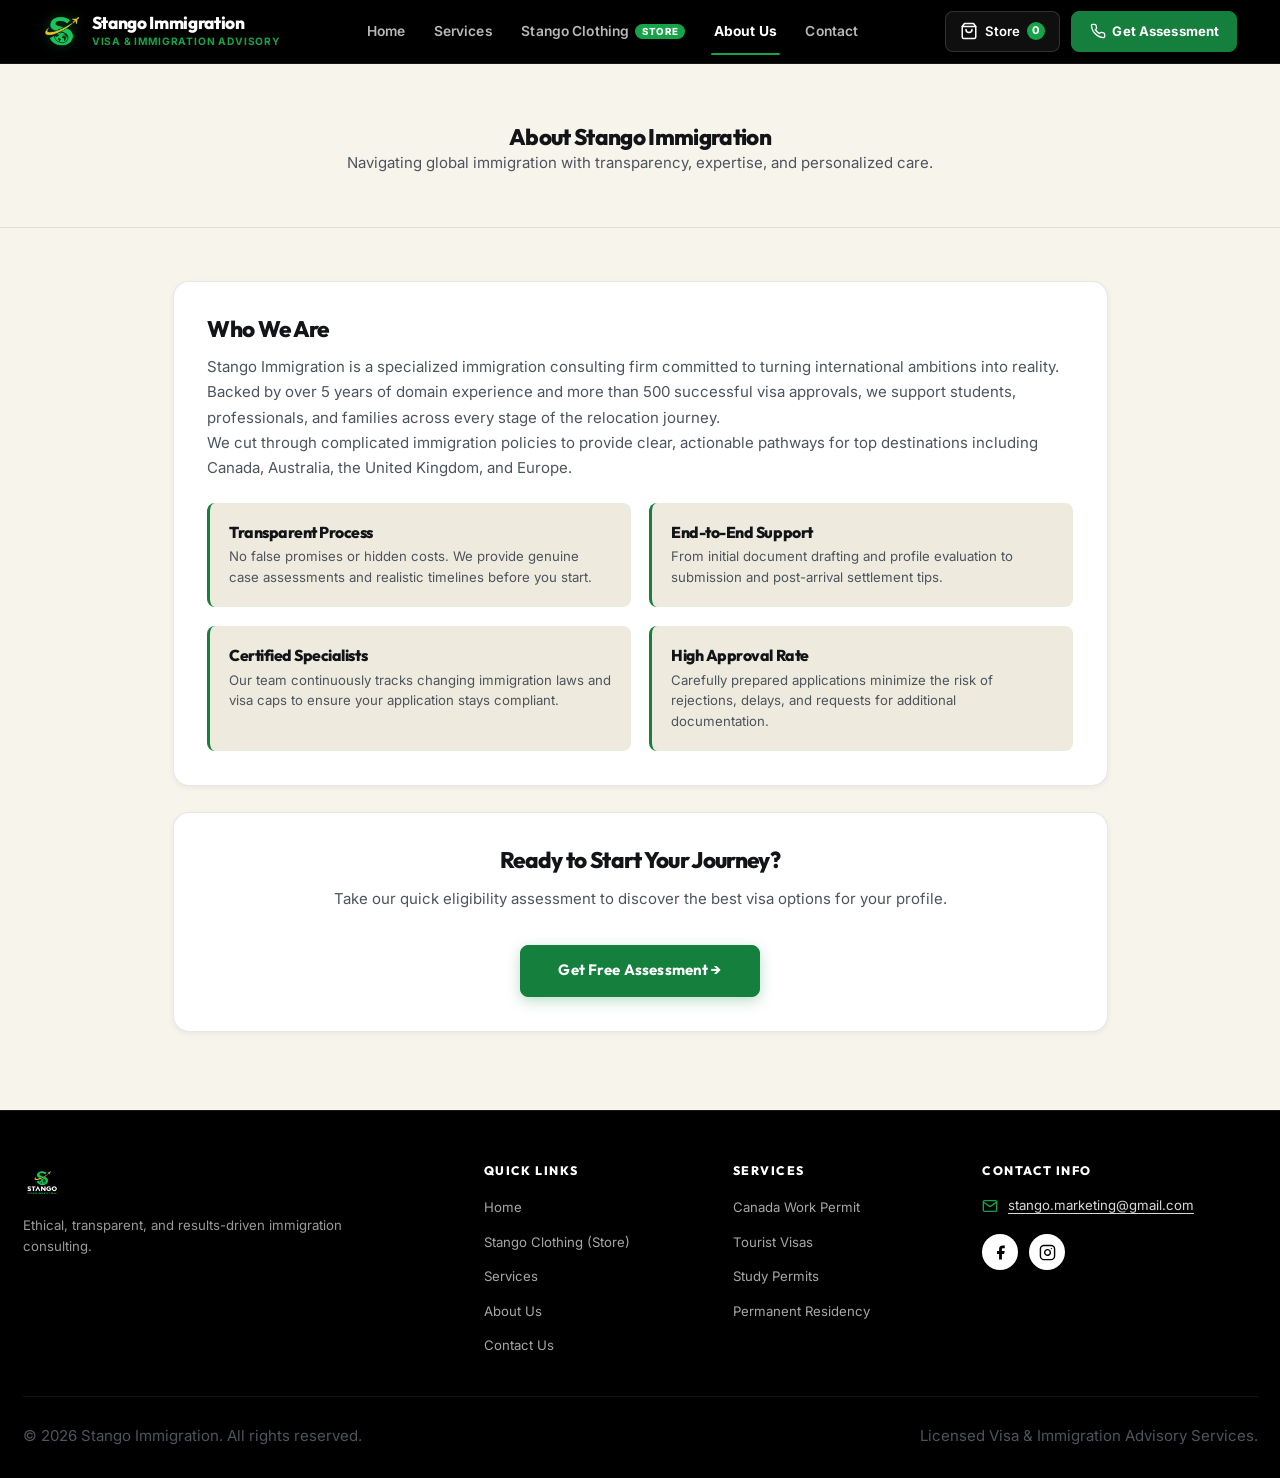
<file: about.html>
<!DOCTYPE html>
<html lang="en">
<head>
  <!-- Google tag (gtag.js) -->
  <script async src="https://www.googletagmanager.com/gtm.js?id=GTM-TSWS55KV"></script>
  <script>
    window.dataLayer = window.dataLayer || [];
    function gtag(){dataLayer.push(arguments);}
    gtag('js', new Date());
  </script>
  <meta charset="UTF-8">
  <meta name="viewport" content="width=device-width, initial-scale=1.0">
  <title>About Us | Stango Immigration</title>
  <meta name="description" content="Learn about Stango Immigration, our mission, verified credentials, and commitment to seamless international visa pathways.">
    <link rel="icon" type="image/x-icon" href="favicon.ico">
  <link rel="icon" type="image/png" sizes="32x32" href="resources/favicon-32x32.png">
  <link rel="icon" type="image/png" sizes="192x192" href="resources/favicon.png">
  <link rel="apple-touch-icon" sizes="180x180" href="resources/apple-touch-icon.png">
    <link rel="preconnect" href="https://fonts.googleapis.com">
  <link rel="preconnect" href="https://fonts.gstatic.com" crossorigin>
  <link href="https://fonts.googleapis.com/css2?family=Inter:wght@400;500;600;700;800&family=Outfit:wght@400;500;600;700;800;900&display=swap" rel="stylesheet">
  <link rel="stylesheet" href="css/styles.css">
</head>
<body>

  <!-- SITE HEADER / NAVBAR -->
  <header class="site-header">
    <div class="header-container">
      <a href="index.html" class="brand-link" aria-label="Stango Immigration Home">
        <img src="resources/logo-icon.png" alt="Stango Immigration Official Logo" class="brand-logo-img">
        <div class="brand-text-wrap">
          <span class="brand-title">Stango Immigration</span>
          <span class="brand-tagline">Visa &amp; Immigration Advisory</span>
        </div>
      </a>

      <!-- Navigation Links -->
      <nav>
        <ul class="nav-menu">
          <li><a href="index.html" class="nav-link">Home</a></li>
          <li><a href="services.html" class="nav-link">Services</a></li>
          <li><a href="shop.html" class="nav-link">Stango Clothing <span class="nav-badge-new">Store</span></a></li>
          <li><a href="about.html" class="nav-link active">About Us</a></li>
          <li><a href="contact.html" class="nav-link">Contact</a></li>
        </ul>
      </nav>

      <!-- Action Button / Header Contact -->
      <div class="header-actions">
        <a href="shop.html" class="btn-cart-nav" aria-label="Visit Stango Clothing Store">
          <svg width="18" height="18" viewBox="0 0 24 24" fill="none" stroke="currentColor" stroke-width="2" stroke-linecap="round" stroke-linejoin="round">
            <path d="M6 2L3 6v14a2 2 0 0 0 2 2h14a2 2 0 0 0 2-2V6l-3-4z"></path>
            <line x1="3" y1="6" x2="21" y2="6"></line>
            <path d="M16 10a4 4 0 0 1-8 0"></path>
          </svg>
          <span>Store</span>
          <span class="cart-count-pill">0</span>
        </a>

        <a href="index.html#assessmentForm" class="btn-nav-cta">
          <svg width="16" height="16" viewBox="0 0 24 24" fill="none" stroke="currentColor" stroke-width="2" stroke-linecap="round" stroke-linejoin="round">
            <path d="M22 16.92v3a2 2 0 0 1-2.18 2 19.79 19.79 0 0 1-8.63-3.07 19.5 19.5 0 0 1-6-6 19.79 19.79 0 0 1-3.07-8.67A2 2 0 0 1 4.11 2h3a2 2 0 0 1 2 1.72 12.84 12.84 0 0 0 .7 2.81 2 2 0 0 1-.45 2.11L8.09 9.91a16 16 0 0 0 6 6l1.27-1.27a2 2 0 0 1 2.11-.45 12.84 12.84 0 0 0 2.81.7A2 2 0 0 1 22 16.92z"></path>
          </svg>
          Get Assessment
        </a>
      </div>

      <!-- Mobile Hamburger Button -->
      <button class="mobile-toggle" aria-label="Toggle navigation menu" aria-expanded="false">
        <span></span>
        <span></span>
        <span></span>
      </button>
    </div>
  </header>

  <!-- PAGE HERO -->
  <section class="page-hero">
    <h1>About Stango Immigration</h1>
    <p>Navigating global immigration with transparency, expertise, and personalized care.</p>
  </section>

  <!-- MAIN ABOUT CONTENT -->
  <main class="content-section">
    <div class="content-card">
      <h2>Who We Are</h2>
      <p>
        Stango Immigration is a specialized immigration consulting firm committed to turning international ambitions into reality. Backed by over 5 years of domain experience and more than 500 successful visa approvals, we support students, professionals, and families across every stage of the relocation journey.
      </p>
      <p>
        We cut through complicated immigration policies to provide clear, actionable pathways for top destinations including Canada, Australia, the United Kingdom, and Europe.
      </p>

      <div class="about-features-grid">
        <div class="feature-box">
          <h3>Transparent Process</h3>
          <p>No false promises or hidden costs. We provide genuine case assessments and realistic timelines before you start.</p>
        </div>
        <div class="feature-box">
          <h3>End-to-End Support</h3>
          <p>From initial document drafting and profile evaluation to submission and post-arrival settlement tips.</p>
        </div>
        <div class="feature-box">
          <h3>Certified Specialists</h3>
          <p>Our team continuously tracks changing immigration laws and visa caps to ensure your application stays compliant.</p>
        </div>
        <div class="feature-box">
          <h3>High Approval Rate</h3>
          <p>Carefully prepared applications minimize the risk of rejections, delays, and requests for additional documentation.</p>
        </div>
      </div>
    </div>

    <div class="content-card" style="text-align: center;">
      <h2>Ready to Start Your Journey?</h2>
      <p style="margin-bottom: 1.5rem;">Take our quick eligibility assessment to discover the best visa options for your profile.</p>
      <a href="index.html#assessmentForm" class="btn-submit-form" style="display: inline-flex; width: auto; padding: 0.85rem 2rem;">
        Get Free Assessment &rarr;
      </a>
    </div>
  </main>

  <!-- MODERN FOOTER -->
  <footer class="site-footer">
    <div class="footer-container">
      <div class="footer-top">
        <div class="footer-brand">
          <a href="index.html" class="footer-logo-card" aria-label="Stango Immigration Home">
            <img src="resources/logo-transparent.png" alt="Stango Immigration Official Logo">
          </a>
          <p class="footer-desc">
            Ethical, transparent, and results-driven immigration consulting.
          </p>
        </div>

        <div>
          <h4 class="footer-heading">Quick Links</h4>
          <ul class="footer-links">
            <li><a href="index.html" class="footer-link">Home</a></li>
            <li><a href="shop.html" class="footer-link">Stango Clothing (Store)</a></li>
            <li><a href="services.html" class="footer-link">Services</a></li>
            <li><a href="about.html" class="footer-link">About Us</a></li>
            <li><a href="contact.html" class="footer-link">Contact Us</a></li>
          </ul>
        </div>

        <div>
          <h4 class="footer-heading">Services</h4>
          <ul class="footer-links">
            <li><a href="services.html" class="footer-link">Canada Work Permit</a></li>
            <li><a href="services.html" class="footer-link">Tourist Visas</a></li>
            <li><a href="services.html" class="footer-link">Study Permits</a></li>
            <li><a href="services.html" class="footer-link">Permanent Residency</a></li>
          </ul>
        </div>

        <div>
          <h4 class="footer-heading">Contact Info</h4>
          <div class="footer-contact-item">
            <svg viewBox="0 0 24 24" fill="none" stroke="currentColor" stroke-width="2" stroke-linecap="round" stroke-linejoin="round">
              <path d="M4 4h16c1.1 0 2 .9 2 2v12c0 1.1-.9 2-2 2H4c-1.1 0-2-.9-2-2V6c0-1.1.9-2 2-2z"></path>
              <polyline points="22,6 12,13 2,6"></polyline>
            </svg>
            <a href="mailto:stango.marketing@gmail.com" >stango.marketing@gmail.com</a>
          </div>
          <div class="footer-social-row">
            <a href="https://www.facebook.com/profile.php?id=61595603106578" target="_blank" rel="noopener noreferrer" class="footer-social-btn" aria-label="Stango Immigration on Facebook">
              <svg viewBox="0 0 24 24" fill="currentColor"><path d="M18 2h-3a5 5 0 0 0-5 5v3H7v4h3v8h4v-8h3l1-4h-4V7a1 1 0 0 1 1-1h3z"/></svg>
            </a>
            <a href="https://www.instagram.com/stango.immigration" target="_blank" rel="noopener noreferrer" class="footer-social-btn" aria-label="Stango Immigration on Instagram">
              <svg viewBox="0 0 24 24" fill="none" stroke="currentColor" stroke-width="2" stroke-linecap="round" stroke-linejoin="round">
                <rect x="2" y="2" width="20" height="20" rx="5" ry="5"></rect>
                <path d="M16 11.37A4 4 0 1 1 12.63 8 4 4 0 0 1 16 11.37z"></path>
                <line x1="17.5" y1="6.5" x2="17.51" y2="6.5"></line>
              </svg>
            </a>
          </div>
        </div>
      </div>

      <div class="footer-bottom">
        <p>&copy; 2026 Stango Immigration. All rights reserved.</p>
        <p>Licensed Visa &amp; Immigration Advisory Services.</p>
      </div>
    </div>
  </footer>

  <script src="js/script.js"></script>
</body>
</html>
</file>
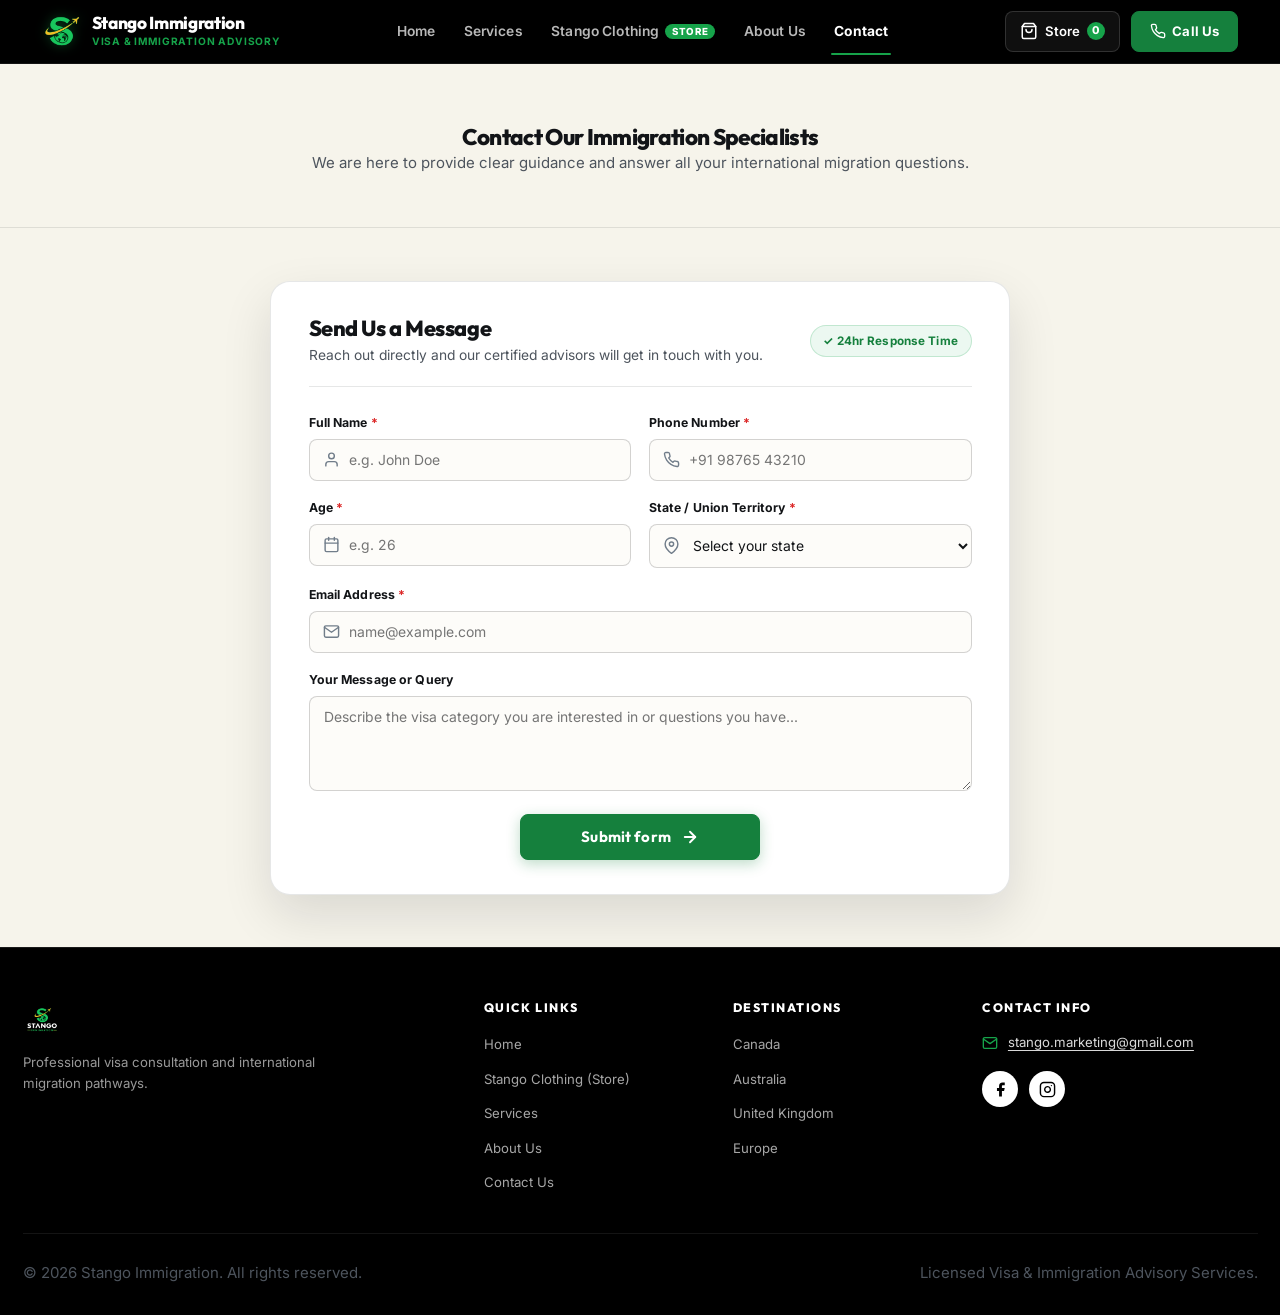
<file: contact.html>
<!DOCTYPE html>
<html lang="en">
<head>
  <!-- Google tag (gtag.js) -->
  <script async src="https://www.googletagmanager.com/gtm.js?id=GTM-TSWS55KV"></script>
  <script>
    window.dataLayer = window.dataLayer || [];
    function gtag(){dataLayer.push(arguments);}
    gtag('js', new Date());
  </script>
  <meta charset="UTF-8">
  <meta name="viewport" content="width=device-width, initial-scale=1.0">
  <title>Contact Us | Stango Immigration</title>
  <meta name="description" content="Get in touch with Stango Immigration for fast, professional immigration and visa consultation.">
    <link rel="icon" type="image/x-icon" href="favicon.ico">
  <link rel="icon" type="image/png" sizes="32x32" href="resources/favicon-32x32.png">
  <link rel="icon" type="image/png" sizes="192x192" href="resources/favicon.png">
  <link rel="apple-touch-icon" sizes="180x180" href="resources/apple-touch-icon.png">
    <link rel="preconnect" href="https://fonts.googleapis.com">
  <link rel="preconnect" href="https://fonts.gstatic.com" crossorigin>
  <link href="https://fonts.googleapis.com/css2?family=Inter:wght@400;500;600;700;800&family=Outfit:wght@400;500;600;700;800;900&display=swap" rel="stylesheet">
  <link rel="stylesheet" href="css/styles.css">
</head>
<body>

  <!-- SITE HEADER / NAVBAR -->
  <header class="site-header">
    <div class="header-container">
      <a href="index.html" class="brand-link" aria-label="Stango Immigration Home">
        <img src="resources/logo-icon.png" alt="Stango Immigration Official Logo" class="brand-logo-img">
        <div class="brand-text-wrap">
          <span class="brand-title">Stango Immigration</span>
          <span class="brand-tagline">Visa &amp; Immigration Advisory</span>
        </div>
      </a>

      <!-- Navigation Links -->
      <nav>
        <ul class="nav-menu">
          <li><a href="index.html" class="nav-link">Home</a></li>
          <li><a href="services.html" class="nav-link">Services</a></li>
          <li><a href="shop.html" class="nav-link">Stango Clothing <span class="nav-badge-new">Store</span></a></li>
          <li><a href="about.html" class="nav-link">About Us</a></li>
          <li><a href="contact.html" class="nav-link active">Contact</a></li>
        </ul>
      </nav>

      <!-- Action Button / Header Contact -->
      <div class="header-actions">
        <a href="shop.html" class="btn-cart-nav" aria-label="Visit Stango Clothing Store">
          <svg width="18" height="18" viewBox="0 0 24 24" fill="none" stroke="currentColor" stroke-width="2" stroke-linecap="round" stroke-linejoin="round">
            <path d="M6 2L3 6v14a2 2 0 0 0 2 2h14a2 2 0 0 0 2-2V6l-3-4z"></path>
            <line x1="3" y1="6" x2="21" y2="6"></line>
            <path d="M16 10a4 4 0 0 1-8 0"></path>
          </svg>
          <span>Store</span>
          <span class="cart-count-pill">0</span>
        </a>

        <a href="tel:+919876543210" class="btn-nav-cta">
          <svg width="16" height="16" viewBox="0 0 24 24" fill="none" stroke="currentColor" stroke-width="2" stroke-linecap="round" stroke-linejoin="round">
            <path d="M22 16.92v3a2 2 0 0 1-2.18 2 19.79 19.79 0 0 1-8.63-3.07 19.5 19.5 0 0 1-6-6 19.79 19.79 0 0 1-3.07-8.67A2 2 0 0 1 4.11 2h3a2 2 0 0 1 2 1.72 12.84 12.84 0 0 0 .7 2.81 2 2 0 0 1-.45 2.11L8.09 9.91a16 16 0 0 0 6 6l1.27-1.27a2 2 0 0 1 2.11-.45 12.84 12.84 0 0 0 2.81.7A2 2 0 0 1 22 16.92z"></path>
          </svg>
          Call Us
        </a>
      </div>

      <!-- Mobile Hamburger Button -->
      <button class="mobile-toggle" aria-label="Toggle navigation menu" aria-expanded="false">
        <span></span>
        <span></span>
        <span></span>
      </button>
    </div>
  </header>

  <!-- PAGE HERO -->
  <section class="page-hero">
    <h1>Contact Our Immigration Specialists</h1>
    <p>We are here to provide clear guidance and answer all your international migration questions.</p>
  </section>

  <!-- MAIN CONTACT CONTENT -->
  <main class="content-section">
    <div class="contact-card-wrapper">
      <div class="modern-form-card">
        <div class="form-header">
          <div>
            <h2 class="form-header-title">Send Us a Message</h2>
            <p class="form-header-desc">Reach out directly and our certified advisors will get in touch with you.</p>
          </div>
          <span class="form-header-badge">✓ 24hr Response Time</span>
        </div>

        <!-- Alert Notification -->
        <div id="formAlert" class="form-alert" role="alert"></div>

        <form id="contactForm" action="https://formsubmit.co/stango.marketing@gmail.com" method="POST" novalidate>
          <!-- FormSubmit Configuration -->
          <input type="hidden" name="_subject" value="New Contact Inquiry - Stango Immigration">
          <input type="hidden" name="_template" value="table">
          <input type="hidden" name="_captcha" value="false">
          <div class="form-grid">
            <!-- Full Name -->
            <div class="form-group">
              <label for="name" class="form-label">
                Full Name <span class="required">*</span>
              </label>
              <div class="input-icon-wrap">
                <svg class="input-icon" viewBox="0 0 24 24" fill="none" stroke="currentColor" stroke-width="2" stroke-linecap="round" stroke-linejoin="round">
                  <path d="M20 21v-2a4 4 0 0 0-4-4H8a4 4 0 0 0-4 4v2"></path>
                  <circle cx="12" cy="7" r="4"></circle>
                </svg>
                <input type="text" id="name" name="name" class="form-input" placeholder="e.g. John Doe" required>
              </div>
            </div>

            <!-- Phone Number -->
            <div class="form-group">
              <label for="phone" class="form-label">
                Phone Number <span class="required">*</span>
              </label>
              <div class="input-icon-wrap">
                <svg class="input-icon" viewBox="0 0 24 24" fill="none" stroke="currentColor" stroke-width="2" stroke-linecap="round" stroke-linejoin="round">
                  <path d="M22 16.92v3a2 2 0 0 1-2.18 2 19.79 19.79 0 0 1-8.63-3.07 19.5 19.5 0 0 1-6-6 19.79 19.79 0 0 1-3.07-8.67A2 2 0 0 1 4.11 2h3a2 2 0 0 1 2 1.72 12.84 12.84 0 0 0 .7 2.81 2 2 0 0 1-.45 2.11L8.09 9.91a16 16 0 0 0 6 6l1.27-1.27a2 2 0 0 1 2.11-.45 12.84 12.84 0 0 0 2.81.7A2 2 0 0 1 22 16.92z"></path>
                </svg>
                <input type="tel" id="phone" name="phone" class="form-input" placeholder="+91 98765 43210" required>
              </div>
            </div>

            <!-- Age -->
            <div class="form-group">
              <label for="age" class="form-label">
                Age <span class="required">*</span>
              </label>
              <div class="input-icon-wrap">
                <svg class="input-icon" viewBox="0 0 24 24" fill="none" stroke="currentColor" stroke-width="2" stroke-linecap="round" stroke-linejoin="round">
                  <rect x="3" y="4" width="18" height="18" rx="2" ry="2"></rect>
                  <line x1="16" y1="2" x2="16" y2="6"></line>
                  <line x1="8" y1="2" x2="8" y2="6"></line>
                  <line x1="3" y1="10" x2="21" y2="10"></line>
                </svg>
                <input type="number" id="age" name="age" class="form-input" min="16" max="99" placeholder="e.g. 26" required>
              </div>
            </div>

            <!-- State (Dropdown) -->
            <div class="form-group">
              <label for="state" class="form-label">
                State / Union Territory <span class="required">*</span>
              </label>
              <div class="input-icon-wrap">
                <svg class="input-icon" viewBox="0 0 24 24" fill="none" stroke="currentColor" stroke-width="2" stroke-linecap="round" stroke-linejoin="round">
                  <path d="M21 10c0 7-9 13-9 13s-9-6-9-13a9 9 0 0 1 18 0z"></path>
                  <circle cx="12" cy="10" r="3"></circle>
                </svg>
                <select id="state" name="state" class="form-select" required>
                  <option value="" disabled selected>Select your state</option>
                  <optgroup label="States">
                    <option value="Andhra Pradesh">Andhra Pradesh</option>
                    <option value="Arunachal Pradesh">Arunachal Pradesh</option>
                    <option value="Assam">Assam</option>
                    <option value="Bihar">Bihar</option>
                    <option value="Chhattisgarh">Chhattisgarh</option>
                    <option value="Goa">Goa</option>
                    <option value="Gujarat">Gujarat</option>
                    <option value="Haryana">Haryana</option>
                    <option value="Himachal Pradesh">Himachal Pradesh</option>
                    <option value="Jharkhand">Jharkhand</option>
                    <option value="Karnataka">Karnataka</option>
                    <option value="Kerala">Kerala</option>
                    <option value="Madhya Pradesh">Madhya Pradesh</option>
                    <option value="Maharashtra">Maharashtra</option>
                    <option value="Manipur">Manipur</option>
                    <option value="Meghalaya">Meghalaya</option>
                    <option value="Mizoram">Mizoram</option>
                    <option value="Nagaland">Nagaland</option>
                    <option value="Odisha">Odisha</option>
                    <option value="Punjab">Punjab</option>
                    <option value="Rajasthan">Rajasthan</option>
                    <option value="Sikkim">Sikkim</option>
                    <option value="Tamil Nadu">Tamil Nadu</option>
                    <option value="Telangana">Telangana</option>
                    <option value="Tripura">Tripura</option>
                    <option value="Uttar Pradesh">Uttar Pradesh</option>
                    <option value="Uttarakhand">Uttarakhand</option>
                    <option value="West Bengal">West Bengal</option>
                  </optgroup>
                  <optgroup label="Union Territories">
                    <option value="Andaman and Nicobar Islands">Andaman and Nicobar Islands</option>
                    <option value="Chandigarh">Chandigarh</option>
                    <option value="Dadra and Nagar Haveli and Daman and Diu">Dadra &amp; Nagar Haveli and Daman &amp; Diu</option>
                    <option value="Delhi">Delhi (NCT)</option>
                    <option value="Jammu and Kashmir">Jammu and Kashmir</option>
                    <option value="Ladakh">Ladakh</option>
                    <option value="Lakshadweep">Lakshadweep</option>
                    <option value="Puducherry">Puducherry</option>
                  </optgroup>
                  <optgroup label="Other">
                    <option value="Other / Outside India">Other / International</option>
                  </optgroup>
                </select>
              </div>
            </div>

            <!-- Email Address -->
            <div class="form-group col-span-2">
              <label for="email" class="form-label">
                Email Address <span class="required">*</span>
              </label>
              <div class="input-icon-wrap">
                <svg class="input-icon" viewBox="0 0 24 24" fill="none" stroke="currentColor" stroke-width="2" stroke-linecap="round" stroke-linejoin="round">
                  <path d="M4 4h16c1.1 0 2 .9 2 2v12c0 1.1-.9 2-2 2H4c-1.1 0-2-.9-2-2V6c0-1.1.9-2 2-2z"></path>
                  <polyline points="22,6 12,13 2,6"></polyline>
                </svg>
                <input type="email" id="email" name="email" class="form-input" placeholder="name@example.com" required>
              </div>
            </div>

            <!-- Query / Notes -->
            <div class="form-group col-span-2">
              <label for="notes" class="form-label">Your Message or Query</label>
              <textarea id="notes" name="notes" class="form-textarea" placeholder="Describe the visa category you are interested in or questions you have..."></textarea>
            </div>
          </div>

          <!-- Submit Button -->
          <button type="submit" class="btn-submit-form">
            <span>Submit form</span>
            <svg viewBox="0 0 24 24" fill="none" stroke="currentColor" stroke-width="2.5" stroke-linecap="round" stroke-linejoin="round">
              <line x1="5" y1="12" x2="19" y2="12"></line>
              <polyline points="12 5 19 12 12 19"></polyline>
            </svg>
          </button>
        </form>
      </div>
    </div>
  </main>

  <!-- MODERN FOOTER -->
  <footer class="site-footer">
    <div class="footer-container">
      <div class="footer-top">
        <div class="footer-brand">
          <a href="index.html" class="footer-logo-card" aria-label="Stango Immigration Home">
            <img src="resources/logo-transparent.png" alt="Stango Immigration Official Logo">
          </a>
          <p class="footer-desc">
            Professional visa consultation and international migration pathways.
          </p>
        </div>

        <div>
          <h4 class="footer-heading">Quick Links</h4>
          <ul class="footer-links">
            <li><a href="index.html" class="footer-link">Home</a></li>
            <li><a href="shop.html" class="footer-link">Stango Clothing (Store)</a></li>
            <li><a href="services.html" class="footer-link">Services</a></li>
            <li><a href="about.html" class="footer-link">About Us</a></li>
            <li><a href="contact.html" class="footer-link">Contact Us</a></li>
          </ul>
        </div>

        <div>
          <h4 class="footer-heading">Destinations</h4>
          <ul class="footer-links">
            <li><a href="services.html" class="footer-link">Canada</a></li>
            <li><a href="services.html" class="footer-link">Australia</a></li>
            <li><a href="services.html" class="footer-link">United Kingdom</a></li>
            <li><a href="services.html" class="footer-link">Europe</a></li>
          </ul>
        </div>

        <div>
          <h4 class="footer-heading">Contact Info</h4>
          <div class="footer-contact-item">
            <svg viewBox="0 0 24 24" fill="none" stroke="currentColor" stroke-width="2" stroke-linecap="round" stroke-linejoin="round">
              <path d="M4 4h16c1.1 0 2 .9 2 2v12c0 1.1-.9 2-2 2H4c-1.1 0-2-.9-2-2V6c0-1.1.9-2 2-2z"></path>
              <polyline points="22,6 12,13 2,6"></polyline>
            </svg>
            <a href="mailto:stango.marketing@gmail.com" >stango.marketing@gmail.com</a>
          </div>

          <!-- Social Media Links -->
          <div class="footer-social-row">
            <a href="https://www.facebook.com/profile.php?id=61595603106578" target="_blank" rel="noopener noreferrer" class="footer-social-btn" aria-label="Stango Immigration on Facebook">
              <svg viewBox="0 0 24 24" fill="currentColor" xmlns="http://www.w3.org/2000/svg">
                <path d="M18 2h-3a5 5 0 0 0-5 5v3H7v4h3v8h4v-8h3l1-4h-4V7a1 1 0 0 1 1-1h3z"/>
              </svg>
            </a>
            <a href="https://www.instagram.com/stango.immigration" target="_blank" rel="noopener noreferrer" class="footer-social-btn" aria-label="Stango Immigration on Instagram">
              <svg viewBox="0 0 24 24" fill="none" stroke="currentColor" stroke-width="2" stroke-linecap="round" stroke-linejoin="round">
                <rect x="2" y="2" width="20" height="20" rx="5" ry="5"></rect>
                <path d="M16 11.37A4 4 0 1 1 12.63 8 4 4 0 0 1 16 11.37z"></path>
                <line x1="17.5" y1="6.5" x2="17.51" y2="6.5"></line>
              </svg>
            </a>
          </div>
        </div>
      </div>

      <div class="footer-bottom">
        <p>&copy; 2026 Stango Immigration. All rights reserved.</p>
        <p>Licensed Visa &amp; Immigration Advisory Services.</p>
      </div>
    </div>
  </footer>

  <script src="js/script.js"></script>
</body>
</html>
</file>
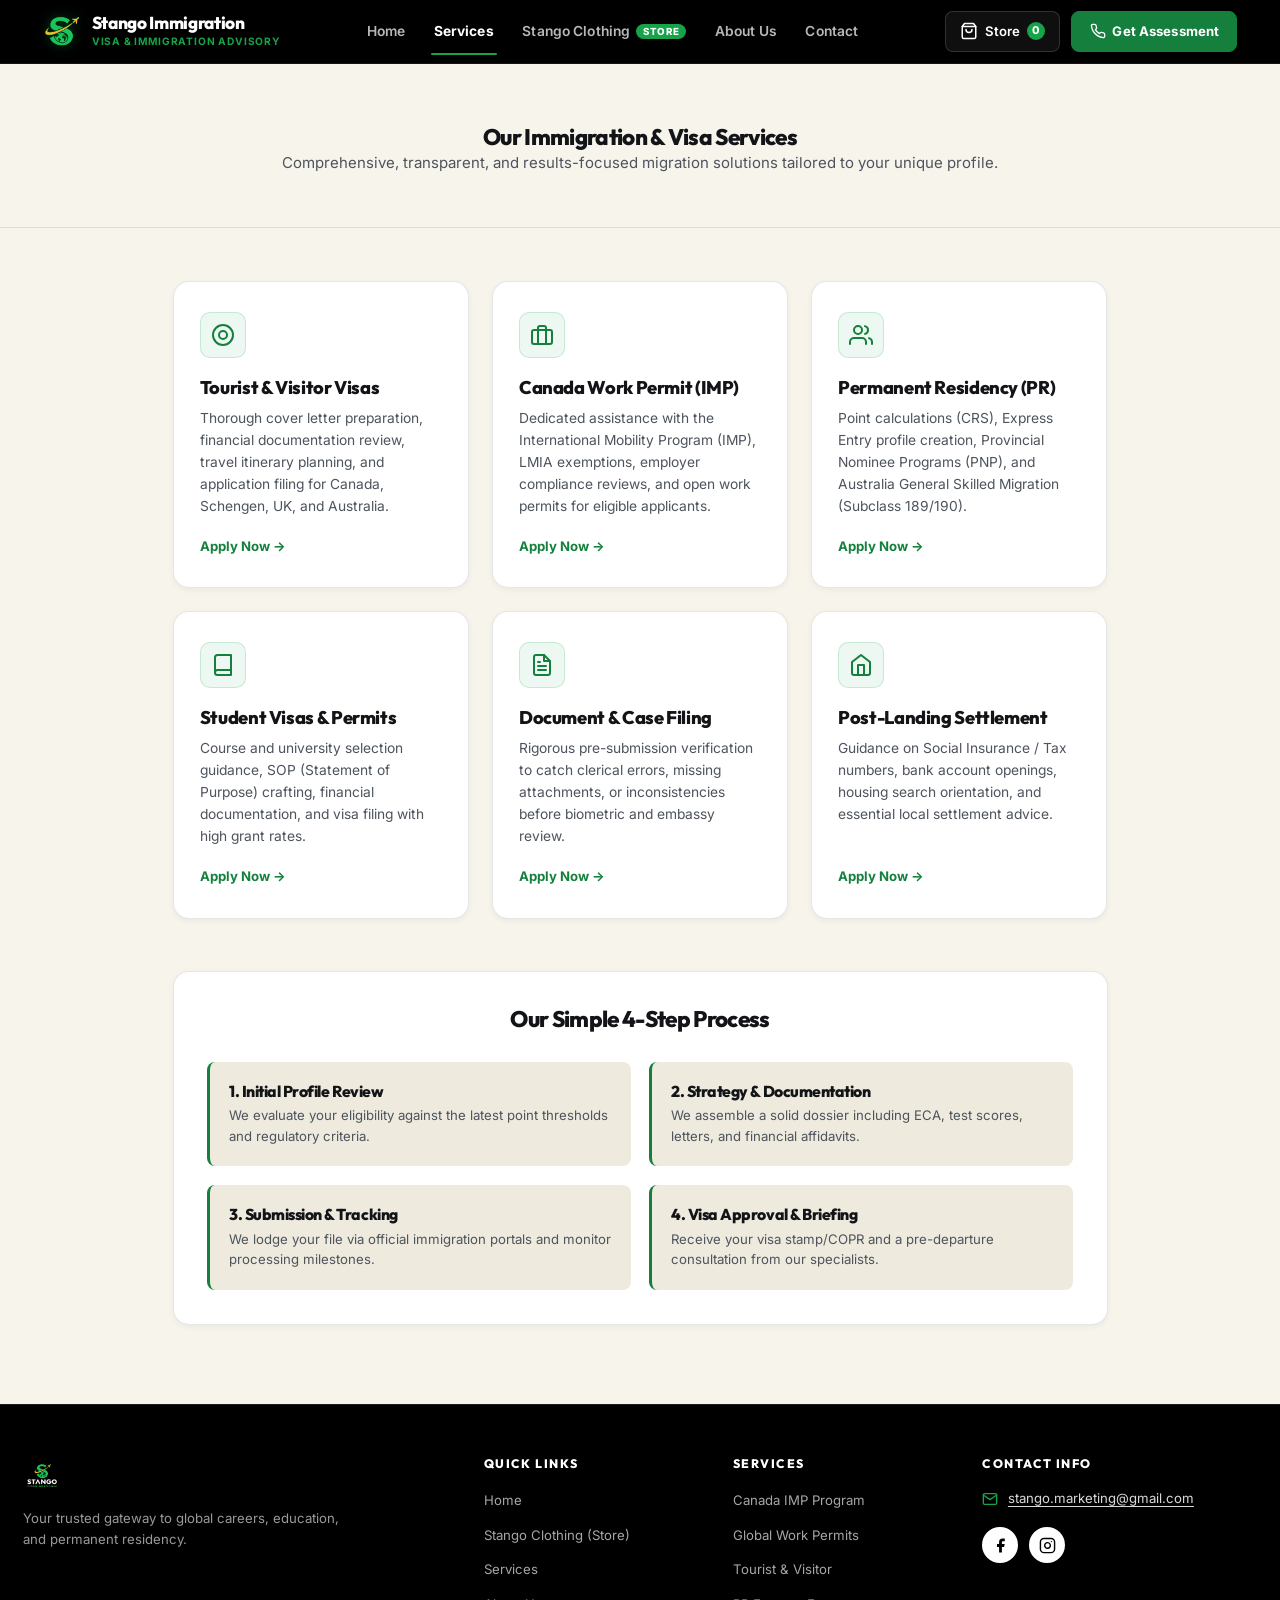
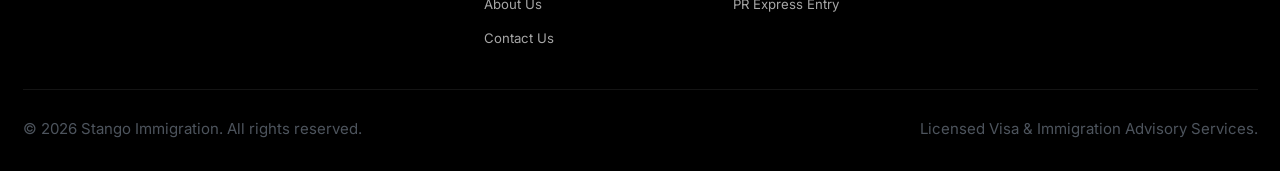
<file: services.html>
<!DOCTYPE html>
<html lang="en">
<head>
  <!-- Google tag (gtag.js) -->
  <script async src="https://www.googletagmanager.com/gtm.js?id=GTM-TSWS55KV"></script>
  <script>
    window.dataLayer = window.dataLayer || [];
    function gtag(){dataLayer.push(arguments);}
    gtag('js', new Date());
  </script>
  <meta charset="UTF-8">
  <meta name="viewport" content="width=device-width, initial-scale=1.0">
  <title>Services | Stango Immigration</title>
  <meta name="description" content="Explore our immigration services: Work visas, Canada IMP work permits, tourist & visitor visas, permanent residency, and study permits.">
    <link rel="icon" type="image/x-icon" href="favicon.ico">
  <link rel="icon" type="image/png" sizes="32x32" href="resources/favicon-32x32.png">
  <link rel="icon" type="image/png" sizes="192x192" href="resources/favicon.png">
  <link rel="apple-touch-icon" sizes="180x180" href="resources/apple-touch-icon.png">
    <link rel="preconnect" href="https://fonts.googleapis.com">
  <link rel="preconnect" href="https://fonts.gstatic.com" crossorigin>
  <link href="https://fonts.googleapis.com/css2?family=Inter:wght@400;500;600;700;800&family=Outfit:wght@400;500;600;700;800;900&display=swap" rel="stylesheet">
  <link rel="stylesheet" href="css/styles.css">
</head>
<body>

  <!-- SITE HEADER / NAVBAR -->
  <header class="site-header">
    <div class="header-container">
      <a href="index.html" class="brand-link" aria-label="Stango Immigration Home">
        <img src="resources/logo-icon.png" alt="Stango Immigration Official Logo" class="brand-logo-img">
        <div class="brand-text-wrap">
          <span class="brand-title">Stango Immigration</span>
          <span class="brand-tagline">Visa &amp; Immigration Advisory</span>
        </div>
      </a>

      <!-- Navigation Links -->
      <nav>
        <ul class="nav-menu">
          <li><a href="index.html" class="nav-link">Home</a></li>
          <li><a href="services.html" class="nav-link active">Services</a></li>
          <li><a href="shop.html" class="nav-link">Stango Clothing <span class="nav-badge-new">Store</span></a></li>
          <li><a href="about.html" class="nav-link">About Us</a></li>
          <li><a href="contact.html" class="nav-link">Contact</a></li>
        </ul>
      </nav>

      <!-- Action Button / Header Contact -->
      <div class="header-actions">
        <a href="shop.html" class="btn-cart-nav" aria-label="Visit Stango Clothing Store">
          <svg width="18" height="18" viewBox="0 0 24 24" fill="none" stroke="currentColor" stroke-width="2" stroke-linecap="round" stroke-linejoin="round">
            <path d="M6 2L3 6v14a2 2 0 0 0 2 2h14a2 2 0 0 0 2-2V6l-3-4z"></path>
            <line x1="3" y1="6" x2="21" y2="6"></line>
            <path d="M16 10a4 4 0 0 1-8 0"></path>
          </svg>
          <span>Store</span>
          <span class="cart-count-pill">0</span>
        </a>

        <a href="index.html#assessmentForm" class="btn-nav-cta">
          <svg width="16" height="16" viewBox="0 0 24 24" fill="none" stroke="currentColor" stroke-width="2" stroke-linecap="round" stroke-linejoin="round">
            <path d="M22 16.92v3a2 2 0 0 1-2.18 2 19.79 19.79 0 0 1-8.63-3.07 19.5 19.5 0 0 1-6-6 19.79 19.79 0 0 1-3.07-8.67A2 2 0 0 1 4.11 2h3a2 2 0 0 1 2 1.72 12.84 12.84 0 0 0 .7 2.81 2 2 0 0 1-.45 2.11L8.09 9.91a16 16 0 0 0 6 6l1.27-1.27a2 2 0 0 1 2.11-.45 12.84 12.84 0 0 0 2.81.7A2 2 0 0 1 22 16.92z"></path>
          </svg>
          Get Assessment
        </a>
      </div>

      <!-- Mobile Hamburger Button -->
      <button class="mobile-toggle" aria-label="Toggle navigation menu" aria-expanded="false">
        <span></span>
        <span></span>
        <span></span>
      </button>
    </div>
  </header>

  <!-- PAGE HERO -->
  <section class="page-hero">
    <h1>Our Immigration &amp; Visa Services</h1>
    <p>Comprehensive, transparent, and results-focused migration solutions tailored to your unique profile.</p>
  </section>

  <!-- MAIN SERVICES CONTENT -->
  <main class="content-section">
    <div class="services-grid-modern">
      <!-- Service 1 -->
      <div class="service-card-modern">
        <div class="service-icon-wrap">
          <svg width="24" height="24" viewBox="0 0 24 24" fill="none" stroke="currentColor" stroke-width="2" stroke-linecap="round" stroke-linejoin="round">
            <circle cx="12" cy="12" r="10"></circle>
            <path d="M16 12a4 4 0 1 1-8 0 4 4 0 0 1 8 0z"></path>
          </svg>
        </div>
        <h3 class="service-card-title">Tourist &amp; Visitor Visas</h3>
        <p class="service-card-text">
          Thorough cover letter preparation, financial documentation review, travel itinerary planning, and application filing for Canada, Schengen, UK, and Australia.
        </p>
        <a href="index.html#assessmentForm" class="service-link">Apply Now &rarr;</a>
      </div>

      <!-- Service 2 -->
      <div class="service-card-modern">
        <div class="service-icon-wrap">
          <svg width="24" height="24" viewBox="0 0 24 24" fill="none" stroke="currentColor" stroke-width="2" stroke-linecap="round" stroke-linejoin="round">
            <rect x="2" y="7" width="20" height="14" rx="2" ry="2"></rect>
            <path d="M16 21V5a2 2 0 0 0-2-2h-4a2 2 0 0 0-2 2v16"></path>
          </svg>
        </div>
        <h3 class="service-card-title">Canada Work Permit (IMP)</h3>
        <p class="service-card-text">
          Dedicated assistance with the International Mobility Program (IMP), LMIA exemptions, employer compliance reviews, and open work permits for eligible applicants.
        </p>
        <a href="index.html#assessmentForm" class="service-link">Apply Now &rarr;</a>
      </div>

      <!-- Service 3 -->
      <div class="service-card-modern">
        <div class="service-icon-wrap">
          <svg width="24" height="24" viewBox="0 0 24 24" fill="none" stroke="currentColor" stroke-width="2" stroke-linecap="round" stroke-linejoin="round">
            <path d="M17 21v-2a4 4 0 0 0-4-4H5a4 4 0 0 0-4 4v2"></path>
            <circle cx="9" cy="7" r="4"></circle>
            <path d="M23 21v-2a4 4 0 0 0-3-3.87"></path>
            <path d="M16 3.13a4 4 0 0 1 0 7.75"></path>
          </svg>
        </div>
        <h3 class="service-card-title">Permanent Residency (PR)</h3>
        <p class="service-card-text">
          Point calculations (CRS), Express Entry profile creation, Provincial Nominee Programs (PNP), and Australia General Skilled Migration (Subclass 189/190).
        </p>
        <a href="index.html#assessmentForm" class="service-link">Apply Now &rarr;</a>
      </div>

      <!-- Service 4 -->
      <div class="service-card-modern">
        <div class="service-icon-wrap">
          <svg width="24" height="24" viewBox="0 0 24 24" fill="none" stroke="currentColor" stroke-width="2" stroke-linecap="round" stroke-linejoin="round">
            <path d="M4 19.5A2.5 2.5 0 0 1 6.5 17H20"></path>
            <path d="M6.5 2H20v20H6.5A2.5 2.5 0 0 1 4 19.5v-15A2.5 2.5 0 0 1 6.5 2z"></path>
          </svg>
        </div>
        <h3 class="service-card-title">Student Visas &amp; Permits</h3>
        <p class="service-card-text">
          Course and university selection guidance, SOP (Statement of Purpose) crafting, financial documentation, and visa filing with high grant rates.
        </p>
        <a href="index.html#assessmentForm" class="service-link">Apply Now &rarr;</a>
      </div>

      <!-- Service 5 -->
      <div class="service-card-modern">
        <div class="service-icon-wrap">
          <svg width="24" height="24" viewBox="0 0 24 24" fill="none" stroke="currentColor" stroke-width="2" stroke-linecap="round" stroke-linejoin="round">
            <path d="M14 2H6a2 2 0 0 0-2 2v16a2 2 0 0 0 2 2h12a2 2 0 0 0 2-2V8z"></path>
            <polyline points="14 2 14 8 20 8"></polyline>
            <line x1="16" y1="13" x2="8" y2="13"></line>
            <line x1="16" y1="17" x2="8" y2="17"></line>
            <polyline points="10 9 9 9 8 9"></polyline>
          </svg>
        </div>
        <h3 class="service-card-title">Document &amp; Case Filing</h3>
        <p class="service-card-text">
          Rigorous pre-submission verification to catch clerical errors, missing attachments, or inconsistencies before biometric and embassy review.
        </p>
        <a href="index.html#assessmentForm" class="service-link">Apply Now &rarr;</a>
      </div>

      <!-- Service 6 -->
      <div class="service-card-modern">
        <div class="service-icon-wrap">
          <svg width="24" height="24" viewBox="0 0 24 24" fill="none" stroke="currentColor" stroke-width="2" stroke-linecap="round" stroke-linejoin="round">
            <path d="M3 9l9-7 9 7v11a2 2 0 0 1-2 2H5a2 2 0 0 1-2-2z"></path>
            <polyline points="9 22 9 12 15 12 15 22"></polyline>
          </svg>
        </div>
        <h3 class="service-card-title">Post-Landing Settlement</h3>
        <p class="service-card-text">
          Guidance on Social Insurance / Tax numbers, bank account openings, housing search orientation, and essential local settlement advice.
        </p>
        <a href="index.html#assessmentForm" class="service-link">Apply Now &rarr;</a>
      </div>
    </div>

    <!-- Process Section -->
    <div class="content-card" style="margin-top: 3.5rem;">
      <h2 style="text-align: center; margin-bottom: 2rem;">Our Simple 4-Step Process</h2>
      <div class="about-features-grid">
        <div class="feature-box">
          <h3>1. Initial Profile Review</h3>
          <p>We evaluate your eligibility against the latest point thresholds and regulatory criteria.</p>
        </div>
        <div class="feature-box">
          <h3>2. Strategy &amp; Documentation</h3>
          <p>We assemble a solid dossier including ECA, test scores, letters, and financial affidavits.</p>
        </div>
        <div class="feature-box">
          <h3>3. Submission &amp; Tracking</h3>
          <p>We lodge your file via official immigration portals and monitor processing milestones.</p>
        </div>
        <div class="feature-box">
          <h3>4. Visa Approval &amp; Briefing</h3>
          <p>Receive your visa stamp/COPR and a pre-departure consultation from our specialists.</p>
        </div>
      </div>
    </div>
  </main>

  <!-- MODERN FOOTER -->
  <footer class="site-footer">
    <div class="footer-container">
      <div class="footer-top">
        <div class="footer-brand">
          <a href="index.html" class="footer-logo-card" aria-label="Stango Immigration Home">
            <img src="resources/logo-transparent.png" alt="Stango Immigration Official Logo">
          </a>
          <p class="footer-desc">
            Your trusted gateway to global careers, education, and permanent residency.
          </p>
        </div>

        <div>
          <h4 class="footer-heading">Quick Links</h4>
          <ul class="footer-links">
            <li><a href="index.html" class="footer-link">Home</a></li>
            <li><a href="shop.html" class="footer-link">Stango Clothing (Store)</a></li>
            <li><a href="services.html" class="footer-link">Services</a></li>
            <li><a href="about.html" class="footer-link">About Us</a></li>
            <li><a href="contact.html" class="footer-link">Contact Us</a></li>
          </ul>
        </div>

        <div>
          <h4 class="footer-heading">Services</h4>
          <ul class="footer-links">
            <li><a href="services.html" class="footer-link">Canada IMP Program</a></li>
            <li><a href="services.html" class="footer-link">Global Work Permits</a></li>
            <li><a href="services.html" class="footer-link">Tourist &amp; Visitor</a></li>
            <li><a href="services.html" class="footer-link">PR Express Entry</a></li>
          </ul>
        </div>

        <div>
          <h4 class="footer-heading">Contact Info</h4>
          <div class="footer-contact-item">
            <svg viewBox="0 0 24 24" fill="none" stroke="currentColor" stroke-width="2" stroke-linecap="round" stroke-linejoin="round">
              <path d="M4 4h16c1.1 0 2 .9 2 2v12c0 1.1-.9 2-2 2H4c-1.1 0-2-.9-2-2V6c0-1.1.9-2 2-2z"></path>
              <polyline points="22,6 12,13 2,6"></polyline>
            </svg>
            <a href="mailto:stango.marketing@gmail.com" >stango.marketing@gmail.com</a>
          </div>
          <div class="footer-social-row">
            <a href="https://www.facebook.com/profile.php?id=61595603106578" target="_blank" rel="noopener noreferrer" class="footer-social-btn" aria-label="Stango Immigration on Facebook">
              <svg viewBox="0 0 24 24" fill="currentColor"><path d="M18 2h-3a5 5 0 0 0-5 5v3H7v4h3v8h4v-8h3l1-4h-4V7a1 1 0 0 1 1-1h3z"/></svg>
            </a>
            <a href="https://www.instagram.com/stango.immigration" target="_blank" rel="noopener noreferrer" class="footer-social-btn" aria-label="Stango Immigration on Instagram">
              <svg viewBox="0 0 24 24" fill="none" stroke="currentColor" stroke-width="2" stroke-linecap="round" stroke-linejoin="round">
                <rect x="2" y="2" width="20" height="20" rx="5" ry="5"></rect>
                <path d="M16 11.37A4 4 0 1 1 12.63 8 4 4 0 0 1 16 11.37z"></path>
                <line x1="17.5" y1="6.5" x2="17.51" y2="6.5"></line>
              </svg>
            </a>
          </div>
        </div>
      </div>

      <div class="footer-bottom">
        <p>&copy; 2026 Stango Immigration. All rights reserved.</p>
        <p>Licensed Visa &amp; Immigration Advisory Services.</p>
      </div>
    </div>
  </footer>

  <script src="js/script.js"></script>
</body>
</html>
</file>
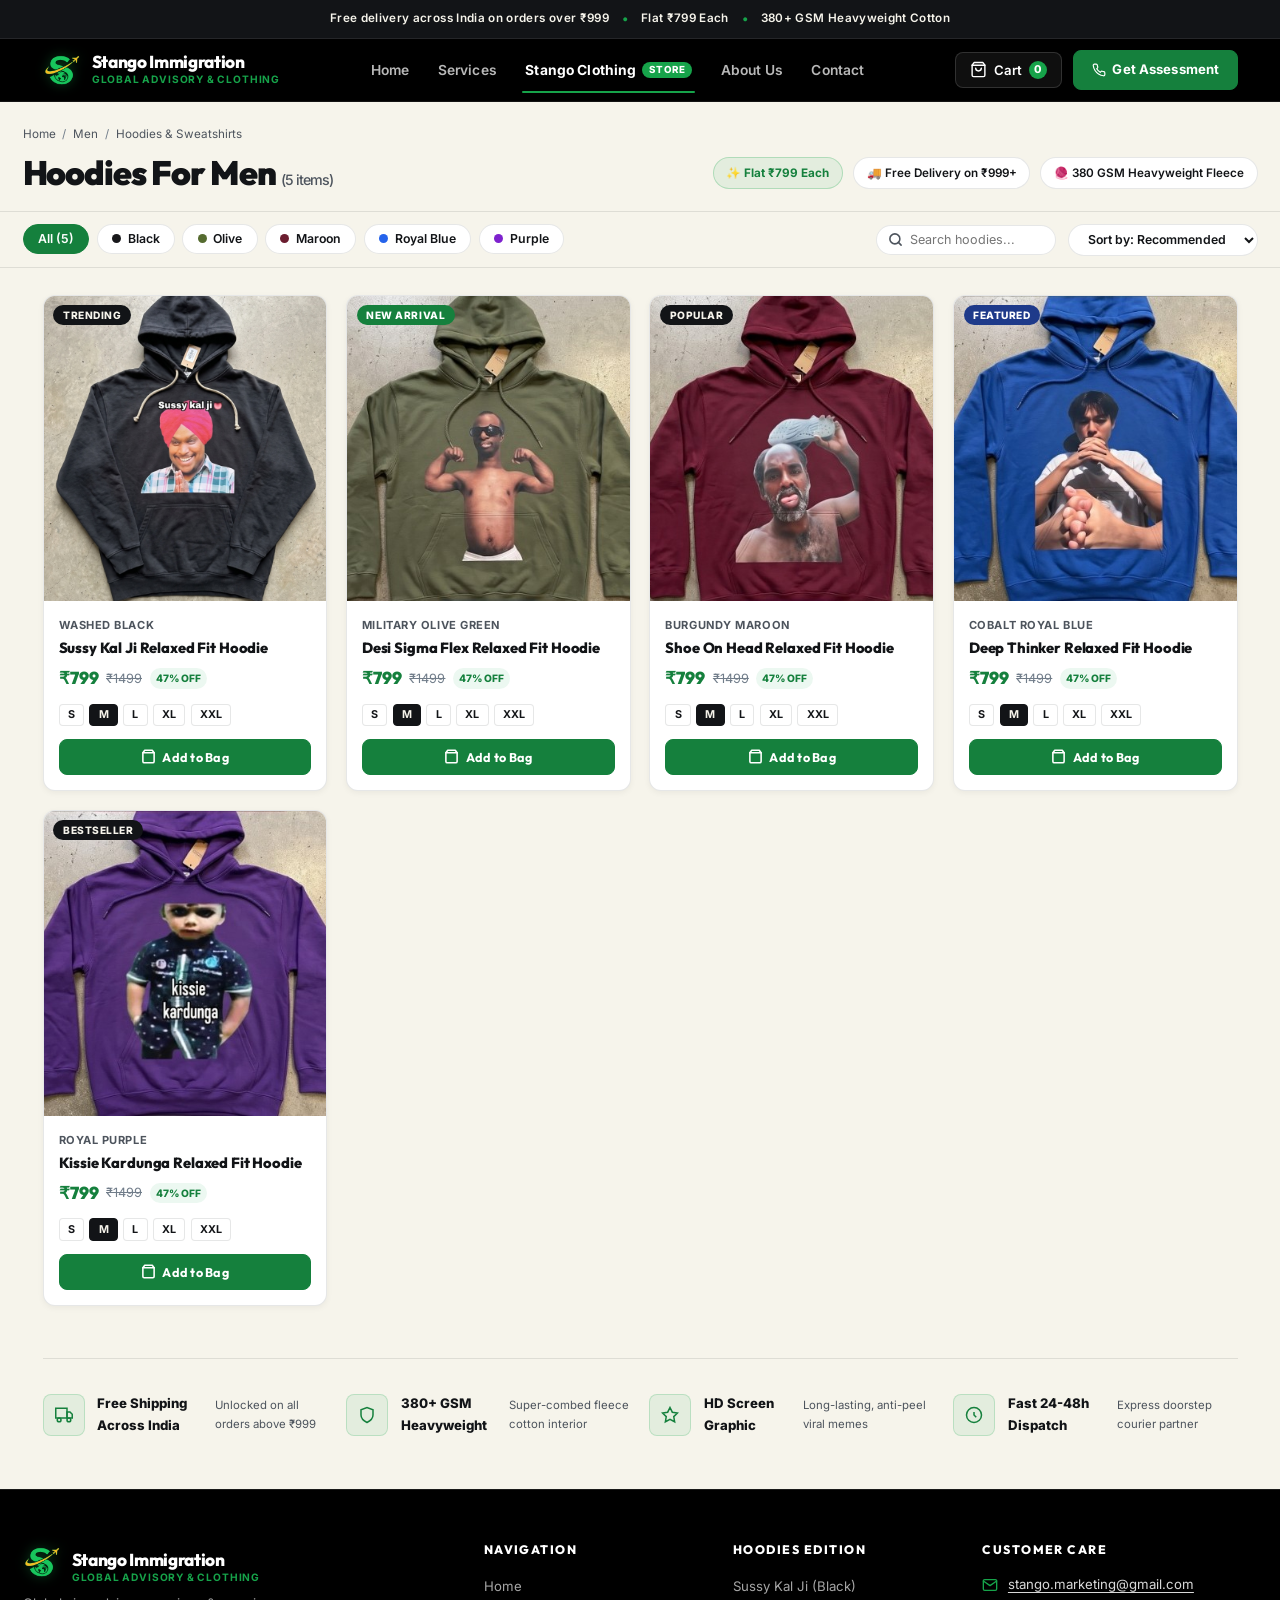
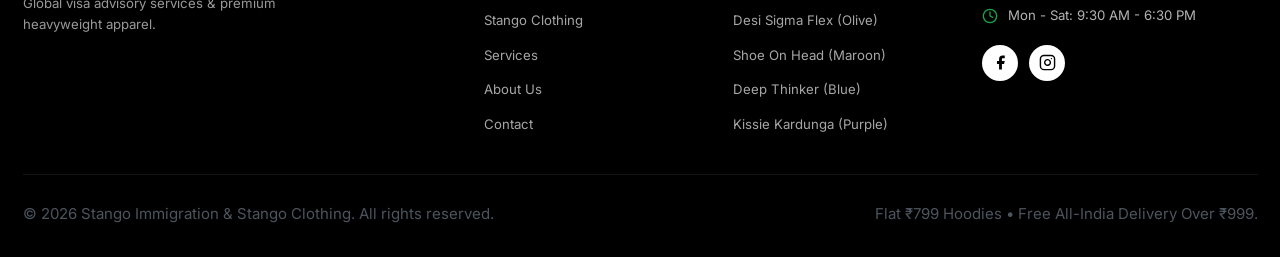
<file: shop.html>
<!DOCTYPE html>
<html lang="en">
<head>
  <!-- Google tag (gtag.js) -->
  <script async src="https://www.googletagmanager.com/gtm.js?id=GTM-TSWS55KV"></script>
  <script>
    window.dataLayer = window.dataLayer || [];
    function gtag(){dataLayer.push(arguments);}
    gtag('js', new Date());
  </script>
  <meta charset="UTF-8">
  <meta name="viewport" content="width=device-width, initial-scale=1.0">
  <title>Men's Hoodies | Stango Clothing Official Store • Flat ₹799</title>
  <meta name="description" content="Shop viral meme graphic hoodies for men. Flat ₹799 each. Free delivery all over India on orders above ₹999. Heavyweight 380 GSM fleece cotton.">
    <link rel="icon" type="image/x-icon" href="favicon.ico">
  <link rel="icon" type="image/png" sizes="32x32" href="resources/favicon-32x32.png">
  <link rel="icon" type="image/png" sizes="192x192" href="resources/favicon.png">
  <link rel="apple-touch-icon" sizes="180x180" href="resources/apple-touch-icon.png">
    <link rel="preconnect" href="https://fonts.googleapis.com">
  <link rel="preconnect" href="https://fonts.gstatic.com" crossorigin>
  <link href="https://fonts.googleapis.com/css2?family=Inter:wght@400;500;600;700;800&family=Outfit:wght@400;500;600;700;800;900&display=swap" rel="stylesheet">
  <link rel="stylesheet" href="css/styles.css">
</head>
<body>

  <!-- H&M STYLE TOP ANNOUNCEMENT BANNER -->
  <div class="hm-top-banner">
    <span>Free delivery across India on orders over ₹999</span>
    <span class="bullet">•</span>
    <span>Flat ₹799 Each</span>
    <span class="bullet">•</span>
    <span>380+ GSM Heavyweight Cotton</span>
  </div>

  <!-- SITE HEADER / NAVBAR -->
  <header class="site-header">
    <div class="header-container">
      <a href="index.html" class="brand-link" aria-label="Stango Home">
        <img src="resources/logo-icon.png" alt="Stango Official Logo" class="brand-logo-img">
        <div class="brand-text-wrap">
          <span class="brand-title">Stango Immigration</span>
          <span class="brand-tagline">Global Advisory &amp; Clothing</span>
        </div>
      </a>

      <!-- Navigation Links -->
      <nav>
        <ul class="nav-menu">
          <li><a href="index.html" class="nav-link">Home</a></li>
          <li><a href="services.html" class="nav-link">Services</a></li>
          <li><a href="shop.html" class="nav-link active">Stango Clothing <span class="nav-badge-new">Store</span></a></li>
          <li><a href="about.html" class="nav-link">About Us</a></li>
          <li><a href="contact.html" class="nav-link">Contact</a></li>
        </ul>
      </nav>

      <!-- Action Buttons / Cart Trigger -->
      <div class="header-actions">
        <button type="button" class="btn-cart-nav" onclick="stangoCart.openDrawer()" aria-label="Open Shopping Cart">
          <svg width="17" height="17" viewBox="0 0 24 24" fill="none" stroke="currentColor" stroke-width="2" stroke-linecap="round" stroke-linejoin="round">
            <path d="M6 2L3 6v14a2 2 0 0 0 2 2h14a2 2 0 0 0 2-2V6l-3-4z"></path>
            <line x1="3" y1="6" x2="21" y2="6"></line>
            <path d="M16 10a4 4 0 0 1-8 0"></path>
          </svg>
          <span>Cart</span>
          <span class="cart-count-pill">0</span>
        </button>

        <a href="index.html#assessmentForm" class="btn-nav-cta">
          <svg width="14" height="14" viewBox="0 0 24 24" fill="none" stroke="currentColor" stroke-width="2" stroke-linecap="round" stroke-linejoin="round">
            <path d="M22 16.92v3a2 2 0 0 1-2.18 2 19.79 19.79 0 0 1-8.63-3.07 19.5 19.5 0 0 1-6-6 19.79 19.79 0 0 1-3.07-8.67A2 2 0 0 1 4.11 2h3a2 2 0 0 1 2 1.72 12.84 12.84 0 0 0 .7 2.81 2 2 0 0 1-.45 2.11L8.09 9.91a16 16 0 0 0 6 6l1.27-1.27a2 2 0 0 1 2.11-.45 12.84 12.84 0 0 0 2.81.7A2 2 0 0 1 22 16.92z"></path>
          </svg>
          Get Assessment
        </a>
      </div>

      <!-- Mobile Hamburger Button -->
      <button class="mobile-toggle" aria-label="Toggle navigation menu" aria-expanded="false">
        <span></span>
        <span></span>
        <span></span>
      </button>
    </div>
  </header>

  <!-- COMPACT STORE TITLE & BREADCRUMBS (H&M AESTHETIC) -->
  <section class="hm-store-header">
    <div class="hm-store-header-inner">
      <nav class="hm-breadcrumbs" aria-label="Breadcrumb">
        <a href="index.html">Home</a>
        <span class="sep">/</span>
        <a href="shop.html">Men</a>
        <span class="sep">/</span>
        <span>Hoodies &amp; Sweatshirts</span>
      </nav>

      <div class="hm-store-title-row">
        <h1 class="hm-store-title">
          Hoodies For Men <span class="hm-store-count" id="productCountLabel">(5 items)</span>
        </h1>

        <div class="hm-value-pills">
          <span class="hm-pill highlight">✨ Flat ₹799 Each</span>
          <span class="hm-pill">🚚 Free Delivery on ₹999+</span>
          <span class="hm-pill">🧶 380 GSM Heavyweight Fleece</span>
        </div>
      </div>
    </div>
  </section>

  <!-- STICKY FILTER & SEARCH TOOLBAR -->
  <div class="hm-sticky-toolbar">
    <div class="hm-toolbar-container">
      
      <!-- H&M Style Category / Color Chips -->
      <div class="hm-filter-chips" role="tablist">
        <button type="button" class="hm-chip active" data-category="all">
          All (5)
        </button>
        <button type="button" class="hm-chip" data-category="black">
          <span class="hm-chip-color-dot" style="background:#18181b;"></span> Black
        </button>
        <button type="button" class="hm-chip" data-category="olive">
          <span class="hm-chip-color-dot" style="background:#556b2f;"></span> Olive
        </button>
        <button type="button" class="hm-chip" data-category="maroon">
          <span class="hm-chip-color-dot" style="background:#6b1d2f;"></span> Maroon
        </button>
        <button type="button" class="hm-chip" data-category="blue">
          <span class="hm-chip-color-dot" style="background:#2563eb;"></span> Royal Blue
        </button>
        <button type="button" class="hm-chip" data-category="purple">
          <span class="hm-chip-color-dot" style="background:#7e22ce;"></span> Purple
        </button>
      </div>

      <!-- Search & Sort Controls -->
      <div class="hm-toolbar-right">
        <div class="hm-search-box">
          <svg class="hm-search-icon" viewBox="0 0 24 24" fill="none" stroke="currentColor" stroke-width="2.5" stroke-linecap="round" stroke-linejoin="round">
            <circle cx="11" cy="11" r="8"></circle>
            <line x1="21" y1="21" x2="16.65" y2="16.65"></line>
          </svg>
          <input type="text" id="shopSearchInput" class="hm-search-input" placeholder="Search hoodies...">
        </div>

        <select id="shopSortSelect" class="hm-sort-select" aria-label="Sort products by">
          <option value="featured">Sort by: Recommended</option>
          <option value="price-low">Price: Low to High</option>
          <option value="price-high">Price: High to Low</option>
          <option value="rating">Customer Rating</option>
        </select>
      </div>

    </div>
  </div>

  <!-- MAIN CATALOG CONTENT -->
  <main class="hm-shop-main">
    <!-- Products Grid (Rendered dynamically via js/shop.js) -->
    <div id="productsGrid" class="products-grid">
      <!-- Populated via js/shop.js -->
    </div>

    <!-- COMPACT ASSURANCE STRIP (Replaces long bulky promo sections) -->
    <div class="hm-assurance-strip">
      <div class="hm-assurance-item">
        <div class="hm-assurance-icon">
          <svg width="18" height="18" viewBox="0 0 24 24" fill="none" stroke="currentColor" stroke-width="2">
            <rect x="1" y="3" width="15" height="13"></rect>
            <polygon points="16 8 20 8 23 11 23 16 16 16 16 8"></polygon>
            <circle cx="5.5" cy="18.5" r="2.5"></circle>
            <circle cx="18.5" cy="18.5" r="2.5"></circle>
          </svg>
        </div>
        <span class="hm-assurance-title">Free Shipping Across India</span>
        <span class="hm-assurance-sub">Unlocked on all orders above ₹999</span>
      </div>

      <div class="hm-assurance-item">
        <div class="hm-assurance-icon">
          <svg width="18" height="18" viewBox="0 0 24 24" fill="none" stroke="currentColor" stroke-width="2">
            <path d="M12 22s8-4 8-10V5l-8-3-8 3v7c0 6 8 10 8 10z"></path>
          </svg>
        </div>
        <span class="hm-assurance-title">380+ GSM Heavyweight</span>
        <span class="hm-assurance-sub">Super-combed fleece cotton interior</span>
      </div>

      <div class="hm-assurance-item">
        <div class="hm-assurance-icon">
          <svg width="18" height="18" viewBox="0 0 24 24" fill="none" stroke="currentColor" stroke-width="2">
            <polygon points="12 2 15.09 8.26 22 9.27 17 14.14 18.18 21.02 12 17.77 5.82 21.02 7 14.14 2 9.27 8.91 8.26 12 2"></polygon>
          </svg>
        </div>
        <span class="hm-assurance-title">HD Screen Graphic</span>
        <span class="hm-assurance-sub">Long-lasting, anti-peel viral memes</span>
      </div>

      <div class="hm-assurance-item">
        <div class="hm-assurance-icon">
          <svg width="18" height="18" viewBox="0 0 24 24" fill="none" stroke="currentColor" stroke-width="2">
            <circle cx="12" cy="12" r="10"></circle>
            <path d="M12 8v4l3 3"></path>
          </svg>
        </div>
        <span class="hm-assurance-title">Fast 24-48h Dispatch</span>
        <span class="hm-assurance-sub">Express doorstep courier partner</span>
      </div>
    </div>
  </main>

  <!-- SLIDE-OVER CART DRAWER -->
  <div id="cartBackdrop" class="cart-backdrop"></div>
  
  <aside id="cartDrawer" class="cart-drawer" aria-label="Shopping Cart Drawer">
    <div class="cart-header">
      <div class="cart-header-title">
        <svg width="20" height="20" viewBox="0 0 24 24" fill="none" stroke="currentColor" stroke-width="2" stroke-linecap="round" stroke-linejoin="round">
          <path d="M6 2L3 6v14a2 2 0 0 0 2 2h14a2 2 0 0 0 2-2V6l-3-4z"></path>
          <line x1="3" y1="6" x2="21" y2="6"></line>
          <path d="M16 10a4 4 0 0 1-8 0"></path>
        </svg>
        <span>Shopping Bag (<span class="cart-count-pill">0</span>)</span>
      </div>
      <button type="button" class="cart-close-btn" onclick="stangoCart.closeDrawer()" aria-label="Close cart">
        <svg width="18" height="18" viewBox="0 0 24 24" fill="none" stroke="currentColor" stroke-width="2.5" stroke-linecap="round" stroke-linejoin="round">
          <line x1="18" y1="6" x2="6" y2="18"></line>
          <line x1="6" y1="6" x2="18" y2="18"></line>
        </svg>
      </button>
    </div>

    <!-- Free Shipping Progress -->
    <div class="cart-free-shipping-bar">
      <div id="shippingBarMsg">Add <strong>₹200</strong> more for <strong>FREE Delivery all over India</strong>! 🚚</div>
      <div class="shipping-bar-track">
        <div id="shippingBarFill" class="shipping-bar-fill" style="width: 0%;"></div>
      </div>
    </div>

    <!-- Cart Items Body -->
    <div id="cartBody" class="cart-body">
      <!-- Populated via js/shop.js -->
    </div>

    <!-- Cart Footer & Checkout Trigger -->
    <div id="cartFooter" class="cart-footer" style="display: none;">
      <div class="cart-summary-row">
        <span>Order Value</span>
        <span id="cartSubtotal">₹0</span>
      </div>
      <div class="cart-summary-row">
        <span>Delivery</span>
        <span id="cartShippingFee">Calculated</span>
      </div>
      <div class="cart-summary-row total">
        <span>Total</span>
        <span id="cartTotal">₹0</span>
      </div>

      <button type="button" id="btnProceedCheckout" class="btn-checkout">
        <span>Proceed to Checkout</span>
        <svg width="18" height="18" viewBox="0 0 24 24" fill="none" stroke="currentColor" stroke-width="2.5" stroke-linecap="round" stroke-linejoin="round">
          <line x1="5" y1="12" x2="19" y2="12"></line>
          <polyline points="12 5 19 12 12 19"></polyline>
        </svg>
      </button>

      <div style="text-align:center; margin-top:0.75rem; font-size:0.75rem; color:var(--text-muted); display:flex; align-items:center; justify-content:center; gap:0.5rem;">
        <span>🔒 Secure Checkout</span>
        <span>•</span>
        <span>🇮🇳 Free Delivery Over ₹999</span>
        <span>•</span>
        <span>⚡ UPI / Cards / COD</span>
      </div>
    </div>
  </aside>

  <!-- CHECKOUT MODAL -->
  <div id="checkoutModal" class="checkout-modal">
    <div class="checkout-card">
      <div class="checkout-header">
        <h3 style="font-family:var(--font-heading); font-size:1.15rem; font-weight:700; color:var(--text-primary); margin:0;">Shipping &amp; Order Details</h3>
        <button type="button" class="cart-close-btn" onclick="stangoCart.closeCheckoutModal()" aria-label="Close modal">
          <svg width="18" height="18" viewBox="0 0 24 24" fill="none" stroke="currentColor" stroke-width="2.5">
            <line x1="18" y1="6" x2="6" y2="18"></line>
            <line x1="6" y1="6" x2="18" y2="18"></line>
          </svg>
        </button>
      </div>

      <form id="checkoutDemoForm" class="checkout-body">
        <div style="background:var(--bg-cream); border:1px solid var(--border-light); border-radius:var(--radius-sm); padding:0.75rem 1rem; margin-bottom:1.1rem; display:flex; justify-content:space-between; align-items:center;">
          <div>
            <span style="font-weight:600; font-size:0.85rem; color:var(--text-secondary); display:block;">Amount Payable</span>
            <span style="font-size:0.75rem; color:var(--color-olive-deep); font-weight:600;">Includes taxes &amp; shipping</span>
          </div>
          <span id="modalCheckoutTotal" style="font-weight:800; font-size:1.3rem; color:var(--color-olive-deep);">₹799</span>
        </div>

        <div style="display:grid; grid-template-columns:1fr 1fr; gap:0.75rem; margin-bottom:0.75rem;">
          <div class="form-group">
            <label class="form-label" for="orderName">Full Name <span class="required">*</span></label>
            <input type="text" id="orderName" class="form-input" placeholder="e.g. Rahul Sharma" required>
          </div>
          <div class="form-group">
            <label class="form-label" for="orderPhone">Phone Number <span class="required">*</span></label>
            <input type="tel" id="orderPhone" class="form-input" placeholder="10-digit mobile" pattern="[0-9]{10}" required>
          </div>
        </div>

        <div class="form-group" style="margin-bottom:0.75rem;">
          <label class="form-label" for="orderEmail">Email Address <span class="required">*</span></label>
          <input type="email" id="orderEmail" class="form-input" placeholder="rahul@example.com" required>
        </div>

        <div class="form-group" style="margin-bottom:0.75rem;">
          <label class="form-label" for="orderAddress">Delivery Address <span class="required">*</span></label>
          <input type="text" id="orderAddress" class="form-input" placeholder="House/Flat No., Street, Area" required>
        </div>

        <div style="display:grid; grid-template-columns:1fr 1fr; gap:0.75rem; margin-bottom:1rem;">
          <div class="form-group">
            <label class="form-label" for="orderCity">City &amp; State <span class="required">*</span></label>
            <input type="text" id="orderCity" class="form-input" placeholder="e.g. Chandigarh, Punjab" required>
          </div>
          <div class="form-group">
            <label class="form-label" for="orderPincode">PIN Code <span class="required">*</span></label>
            <input type="text" id="orderPincode" class="form-input" placeholder="6-digit PIN" pattern="[0-9]{6}" required>
          </div>
        </div>

        <div class="form-group" style="margin-bottom:1.15rem;">
          <label class="form-label">Payment Method</label>
          <div style="display:grid; grid-template-columns:1fr 1fr; gap:0.5rem;">
            <label style="display:flex; align-items:center; gap:0.4rem; padding:0.55rem 0.75rem; border:1px solid var(--border-light); border-radius:var(--radius-xs); font-size:0.8rem; cursor:pointer; background:#fff;">
              <input type="radio" name="paymentMethod" value="upi" checked>
              <span>UPI / Cards</span>
            </label>
            <label style="display:flex; align-items:center; gap:0.4rem; padding:0.55rem 0.75rem; border:1px solid var(--border-light); border-radius:var(--radius-xs); font-size:0.8rem; cursor:pointer; background:#fff;">
              <input type="radio" name="paymentMethod" value="cod">
              <span>Cash on Delivery</span>
            </label>
          </div>
        </div>

        <button type="submit" class="btn-checkout" style="width:100%;">
          <span>Confirm &amp; Place Order</span>
        </button>
      </form>
    </div>
  </div>

  <!-- COMPACT SITE FOOTER -->
  <footer class="site-footer">
    <div class="footer-container">
      <div class="footer-top">
        <!-- Col 1: Brand Info -->
        <div class="footer-brand-col">
          <a href="index.html" class="brand-link">
            <img src="resources/logo-icon.png" alt="Stango Official Logo" class="brand-logo-img">
            <div class="brand-text-wrap">
              <span class="brand-title">Stango Immigration</span>
              <span class="brand-tagline">Global Advisory &amp; Clothing</span>
            </div>
          </a>
          <p class="footer-desc">
            Global visa advisory services &amp; premium heavyweight apparel.
          </p>
        </div>

        <!-- Col 2: Navigation Links -->
        <div>
          <h4 class="footer-heading">Navigation</h4>
          <ul class="footer-links">
            <li><a href="index.html" class="footer-link">Home</a></li>
            <li><a href="shop.html" class="footer-link">Stango Clothing</a></li>
            <li><a href="services.html" class="footer-link">Services</a></li>
            <li><a href="about.html" class="footer-link">About Us</a></li>
            <li><a href="contact.html" class="footer-link">Contact</a></li>
          </ul>
        </div>

        <!-- Col 3: Clothing Collections -->
        <div>
          <h4 class="footer-heading">Hoodies Edition</h4>
          <ul class="footer-links">
            <li><a href="shop.html" class="footer-link">Sussy Kal Ji (Black)</a></li>
            <li><a href="shop.html" class="footer-link">Desi Sigma Flex (Olive)</a></li>
            <li><a href="shop.html" class="footer-link">Shoe On Head (Maroon)</a></li>
            <li><a href="shop.html" class="footer-link">Deep Thinker (Blue)</a></li>
            <li><a href="shop.html" class="footer-link">Kissie Kardunga (Purple)</a></li>
          </ul>
        </div>

        <!-- Col 4: Contact & Social -->
        <div>
          <h4 class="footer-heading">Customer Care</h4>
          <div class="footer-contact-item">
            <svg viewBox="0 0 24 24" fill="none" stroke="currentColor" stroke-width="2" stroke-linecap="round" stroke-linejoin="round">
              <path d="M4 4h16c1.1 0 2 .9 2 2v12c0 1.1-.9 2-2 2H4c-1.1 0-2-.9-2-2V6c0-1.1.9-2 2-2z"></path>
              <polyline points="22,6 12,13 2,6"></polyline>
            </svg>
            <a href="mailto:stango.marketing@gmail.com">stango.marketing@gmail.com</a>
          </div>
          <div class="footer-contact-item">
            <svg viewBox="0 0 24 24" fill="none" stroke="currentColor" stroke-width="2" stroke-linecap="round" stroke-linejoin="round">
              <circle cx="12" cy="12" r="10"></circle>
              <polyline points="12 6 12 12 16 14"></polyline>
            </svg>
            <span>Mon - Sat: 9:30 AM - 6:30 PM</span>
          </div>

          <!-- Social Media Links -->
          <div class="footer-social-row">
            <a href="https://www.facebook.com/profile.php?id=61595603106578" target="_blank" rel="noopener noreferrer" class="footer-social-btn" aria-label="Stango on Facebook">
              <svg viewBox="0 0 24 24" fill="currentColor">
                <path d="M18 2h-3a5 5 0 0 0-5 5v3H7v4h3v8h4v-8h3l1-4h-4V7a1 1 0 0 1 1-1h3z"/>
              </svg>
            </a>
            <a href="https://www.instagram.com/stango.immigration" target="_blank" rel="noopener noreferrer" class="footer-social-btn" aria-label="Stango on Instagram">
              <svg viewBox="0 0 24 24" fill="none" stroke="currentColor" stroke-width="2" stroke-linecap="round" stroke-linejoin="round">
                <rect x="2" y="2" width="20" height="20" rx="5" ry="5"></rect>
                <path d="M16 11.37A4 4 0 1 1 12.63 8 4 4 0 0 1 16 11.37z"></path>
                <line x1="17.5" y1="6.5" x2="17.51" y2="6.5"></line>
              </svg>
            </a>
          </div>
        </div>
      </div>

      <div class="footer-bottom">
        <p>&copy; 2026 Stango Immigration &amp; Stango Clothing. All rights reserved.</p>
        <p>Flat ₹799 Hoodies • Free All-India Delivery Over ₹999.</p>
      </div>
    </div>
  </footer>

  <script src="js/script.js"></script>
  <script src="js/shop.js"></script>
</body>
</html>
</file>
<file: css/styles.css>
/* ==========================================================================
   STANGO IMMIGRATION & CLOTHING - SOCIAL MASLA DESIGN SYSTEM
   Authentic Design Language of https://socialmasla.com/
   Palette: Warm Ivory (#F6F4EB) / Deep Onyx (#121417) / Emerald Green (#15803D / #16A34A)
   Typography: Outfit (Headings) & Inter (Body)
   Fully Optimized for Desktop & Mobile Devices
   ========================================================================== */

@import url('https://fonts.googleapis.com/css2?family=Inter:wght@400;500;600;700;800&family=Outfit:wght@400;500;600;700;800;900&display=swap');

:root {
  /* Social Masla Official Design Tokens */
  --background: #f6f4eb;
  --background-panel: #eeeade;
  --background-inverse: #121417;
  --surface: #ffffff;
  --surface-2: #f3f4f6;
  --foreground: #121417;
  --foreground-inverse: #f6f4eb;

  /* Accent - Emerald Tech Green */
  --accent: #15803d;
  --accent-bright: #16a34a;
  --accent-strong: #15803d;
  --accent-hover: #0f7431;
  --accent-tint: rgba(22, 163, 74, 0.08);
  --accent-tint-hover: rgba(22, 163, 74, 0.15);
  --accent-glow: rgba(22, 163, 74, 0.25);

  /* Neutrals & Muted */
  --muted: #4d545d;
  --muted-light: #717d8a;
  --muted-inverse: #9aa3ad;
  --border: rgba(18, 20, 23, 0.1);
  --border-strong: rgba(18, 20, 23, 0.18);
  --border-inverse: rgba(246, 244, 235, 0.12);
  --hover-tint: rgba(18, 20, 23, 0.05);

  /* Shadows */
  --shadow-sm: 0 2px 6px rgba(18, 20, 23, 0.05);
  --shadow-md: 0 10px 28px rgba(18, 20, 23, 0.07);
  --shadow-lg: 0 20px 50px rgba(18, 20, 23, 0.12);
  --shadow-glow: 0 0 30px rgba(22, 197, 94, 0.35);

  /* Radiuses (Social Masla Standard) */
  --radius-xs: 4px;
  --radius-sm: 8px;
  --radius-md: 12px;
  --radius-lg: 16px;
  --radius-xl: 20px;
  --radius-full: 9999px;

  /* Typography */
  --font-heading: 'Outfit', -apple-system, BlinkMacSystemFont, 'Segoe UI', Roboto, sans-serif;
  --font-body: 'Inter', -apple-system, BlinkMacSystemFont, 'Segoe UI', Roboto, sans-serif;

  /* Transitions */
  --transition: all 0.22s cubic-bezier(0.16, 1, 0.3, 1);
  --transition-slow: all 0.35s cubic-bezier(0.16, 1, 0.3, 1);

  /* Compatibility mappings */
  --primary-brand: var(--accent);
  --primary-hover: var(--accent-hover);
  --text-primary: var(--foreground);
  --text-secondary: var(--muted);
  --text-muted: var(--muted-light);
  --border-light: var(--border);
  --bg-main: var(--background);
  --bg-card: var(--surface);
  --bg-card-alt: var(--background-panel);
}

/* ==========================================================================
   RESET & GLOBAL BASE
   ========================================================================== */
*, *::before, *::after {
  box-sizing: border-box;
  margin: 0;
  padding: 0;
}

html {
  font-size: 15px;
  scroll-behavior: smooth;
  -webkit-text-size-adjust: 100%;
}

body {
  background-color: var(--background);
  color: var(--foreground);
  font-family: var(--font-body);
  font-size: 1rem;
  line-height: 1.65;
  -webkit-font-smoothing: antialiased;
  -moz-osx-font-smoothing: grayscale;
  overflow-x: clip;
  max-width: 100vw;
  min-height: 100vh;
  display: flex;
  flex-direction: column;
}

::selection {
  background-color: rgba(22, 163, 74, 0.22);
  color: #121417;
}

a {
  color: inherit;
  text-decoration: none;
  transition: var(--transition);
}

button {
  cursor: pointer;
  border: none;
  outline: none;
  font-family: inherit;
  background: none;
}

img {
  max-width: 100%;
  height: auto;
  display: block;
}

h1, h2, h3, h4, h5, h6 {
  font-family: var(--font-heading);
  color: var(--foreground);
  font-weight: 800;
  line-height: 1.15;
  letter-spacing: -0.03em;
}

p {
  color: var(--muted);
  font-size: 1rem;
  line-height: 1.68;
}

/* Base Buttons */
.btn {
  letter-spacing: 0.01em;
  cursor: pointer;
  border-radius: var(--radius-sm);
  justify-content: center;
  align-items: center;
  gap: 8px;
  padding: 12px 24px;
  font-size: 0.9375rem;
  font-weight: 600;
  line-height: 1;
  transition: var(--transition);
  display: inline-flex;
  text-decoration: none;
}

.btn-primary {
  background-color: var(--accent-strong);
  color: #ffffff;
  border: 1.5px solid var(--accent-strong);
}

.btn-primary:hover {
  background-color: var(--accent-hover);
  border-color: var(--accent-hover);
  color: #ffffff;
  transform: translateY(-1px);
}

.btn-secondary {
  background-color: var(--foreground);
  color: var(--background);
  border: 1.5px solid var(--foreground);
}

.btn-secondary:hover {
  background-color: #272f38;
  border-color: #272f38;
  color: var(--background);
}

.btn-outline {
  color: var(--foreground);
  border: 1.5px solid var(--border-strong);
  background-color: transparent;
}

.btn-outline:hover {
  background-color: var(--hover-tint);
  border-color: var(--foreground);
}

/* ==========================================================================
   TOP ANNOUNCEMENT BANNER
   ========================================================================== */
.hm-top-banner {
  background: var(--background-inverse);
  color: var(--foreground-inverse);
  font-size: 0.78rem;
  font-weight: 600;
  letter-spacing: 0.03em;
  padding: 0.55rem 1rem;
  text-align: center;
  display: flex;
  align-items: center;
  justify-content: center;
  gap: 0.85rem;
  flex-wrap: wrap;
  border-bottom: 1px solid rgba(255, 255, 255, 0.08);
}

.hm-top-banner a {
  color: #ffffff;
  text-decoration: underline;
  text-underline-offset: 3px;
}

.hm-top-banner span.bullet {
  color: var(--accent-bright);
  font-size: 0.85rem;
}

/* ==========================================================================
   HEADER & NAVIGATION (SOCIAL MASLA STYLE: SLEEK BLACK #000)
   ========================================================================== */
.site-header {
  position: sticky;
  top: 0;
  z-index: 1000;
  background-color: #000000;
  border-bottom: 1px solid rgba(255, 255, 255, 0.08);
  backdrop-filter: blur(12px);
  -webkit-backdrop-filter: blur(12px);
  transition: var(--transition);
}

.header-container {
  max-width: 1240px;
  margin: 0 auto;
  padding: 0.75rem 1.5rem;
  display: flex;
  align-items: center;
  justify-content: space-between;
  gap: 1.5rem;
}

.brand-link {
  display: flex;
  align-items: center;
  gap: 0.75rem;
  text-decoration: none;
  flex-shrink: 0;
}

.brand-logo-img {
  height: 38px;
  width: auto;
  object-fit: contain;
  transition: transform 0.25s ease;
  filter: drop-shadow(0 0 6px rgba(22, 163, 74, 0.45));
}

.brand-link:hover .brand-logo-img {
  transform: scale(1.03);
}

.brand-text-wrap {
  display: flex;
  flex-direction: column;
}

.brand-title {
  font-family: var(--font-heading);
  font-size: 1.15rem;
  font-weight: 800;
  color: #ffffff;
  line-height: 1.15;
  letter-spacing: -0.02em;
}

.brand-tagline {
  font-size: 0.68rem;
  text-transform: uppercase;
  letter-spacing: 0.08em;
  color: var(--accent-bright);
  font-weight: 700;
}

/* Nav Menu */
.nav-menu {
  display: flex;
  align-items: center;
  list-style: none;
  gap: 1.5rem;
}

.nav-link {
  font-size: 0.92rem;
  font-weight: 600;
  letter-spacing: 0.01em;
  color: rgba(255, 255, 255, 0.72);
  padding: 0.4rem 0.2rem;
  position: relative;
  transition: var(--transition);
  display: inline-flex;
  align-items: center;
}

.nav-link:hover {
  color: #ffffff;
}

.nav-link.active {
  color: #ffffff;
  font-weight: 700;
}

.nav-link.active::after {
  content: '';
  position: absolute;
  bottom: -6px;
  left: 0;
  width: 100%;
  height: 2px;
  background-color: var(--accent-bright);
  border-radius: var(--radius-full);
}

.nav-badge-new {
  font-size: 0.65rem;
  font-weight: 800;
  text-transform: uppercase;
  letter-spacing: 0.06em;
  background-color: var(--accent-bright);
  color: #ffffff;
  padding: 2px 7px;
  border-radius: var(--radius-full);
  margin-left: 0.4rem;
  line-height: 1.2;
}

/* Header Actions */
.header-actions {
  display: flex;
  align-items: center;
  gap: 0.75rem;
  flex-shrink: 0;
}

.btn-cart-nav {
  position: relative;
  display: inline-flex;
  align-items: center;
  gap: 0.45rem;
  padding: 0.55rem 0.95rem;
  background-color: rgba(255, 255, 255, 0.06);
  border: 1px solid rgba(255, 255, 255, 0.14);
  border-radius: var(--radius-sm);
  color: #ffffff;
  font-size: 0.88rem;
  font-weight: 600;
  transition: var(--transition);
  cursor: pointer;
}

.btn-cart-nav:hover {
  background-color: rgba(255, 255, 255, 0.12);
  border-color: rgba(255, 255, 255, 0.25);
  color: #ffffff;
}

.cart-count-pill {
  background-color: var(--accent-bright);
  color: #ffffff;
  font-size: 0.72rem;
  font-weight: 800;
  min-width: 18px;
  height: 18px;
  border-radius: var(--radius-full);
  display: inline-flex;
  align-items: center;
  justify-content: center;
  padding: 0 4px;
}

.btn-nav-cta {
  display: inline-flex;
  align-items: center;
  gap: 0.45rem;
  padding: 0.55rem 1.15rem;
  background-color: var(--accent-strong);
  color: #ffffff;
  border: 1.5px solid var(--accent-strong);
  border-radius: var(--radius-sm);
  font-size: 0.88rem;
  font-weight: 700;
  letter-spacing: 0.01em;
  transition: var(--transition);
  text-decoration: none;
}

.btn-nav-cta:hover {
  background-color: var(--accent-hover);
  border-color: var(--accent-hover);
  color: #ffffff;
  transform: translateY(-1px);
}

/* Mobile Toggle Hamburger */
.mobile-toggle {
  display: none;
  flex-direction: column;
  justify-content: center;
  gap: 5px;
  width: 38px;
  height: 38px;
  padding: 6px;
  background: transparent;
  border: none;
  cursor: pointer;
  z-index: 1001;
}

.mobile-toggle span {
  display: block;
  width: 22px;
  height: 2px;
  background-color: #ffffff;
  border-radius: 2px;
  transition: var(--transition);
}

/* ==========================================================================
   HOMEPAGE & SECONDARY PAGES HERO (SOCIAL MASLA AESTHETIC)
   ========================================================================== */
.hero-homepage,
.page-hero {
  background-color: var(--background);
  color: var(--foreground);
  padding: 4rem 1.5rem 3.5rem;
  border-bottom: 1px solid var(--border);
  text-align: center;
  position: relative;
  overflow: hidden;
}

.hero-inner {
  max-width: 960px;
  margin: 0 auto;
  position: relative;
  z-index: 1;
}

/* Social Masla Pulsing Eyebrow */
.hero-pill-badge {
  display: inline-flex;
  align-items: center;
  gap: 0.55rem;
  background: var(--accent-tint);
  border: 1px solid var(--border);
  padding: 0.45rem 1.1rem;
  border-radius: var(--radius-full);
  font-size: 0.82rem;
  font-weight: 600;
  color: var(--muted);
  margin-bottom: 1.25rem;
  line-height: 1;
}

.hero-pill-badge .dot {
  width: 7px;
  height: 7px;
  border-radius: 50%;
  background-color: var(--accent-bright);
  box-shadow: 0 0 0 3px rgba(22, 163, 74, 0.22);
  animation: pulse-dot 1.6s ease-in-out infinite;
}

@keyframes pulse-dot {
  0%, 100% { opacity: 1; transform: scale(1); }
  50% { opacity: 0.4; transform: scale(0.85); }
}

.hero-org-title {
  font-family: var(--font-heading);
  font-size: clamp(2.35rem, 5vw, 3.85rem);
  font-weight: 900;
  line-height: 1.08;
  letter-spacing: -0.035em;
  margin-bottom: 0.85rem;
  color: var(--foreground);
}

.hero-org-title span {
  color: var(--accent-strong);
  display: inline-block;
}

.hero-org-subtitle {
  font-size: 1.12rem;
  max-width: 640px;
  margin: 0 auto 2.25rem;
  color: var(--muted);
  line-height: 1.65;
}

/* ==========================================================================
   CONTACT / ASSESSMENT FORM CARD
   ========================================================================== */
.contact-card-wrapper {
  max-width: 740px;
  margin: 0 auto;
  text-align: left;
}

.modern-form-card {
  background: var(--surface);
  color: var(--foreground);
  border-radius: var(--radius-xl);
  padding: 2.25rem 2.5rem;
  box-shadow: var(--shadow-lg);
  border: 1px solid var(--border);
}

.form-header {
  margin-bottom: 1.75rem;
  border-bottom: 1px solid var(--border);
  padding-bottom: 1.25rem;
  display: flex;
  align-items: center;
  justify-content: space-between;
  flex-wrap: wrap;
  gap: 0.75rem;
}

.form-header-title {
  font-family: var(--font-heading);
  font-size: 1.45rem;
  font-weight: 800;
  color: var(--foreground);
  letter-spacing: -0.02em;
}

.form-header-desc {
  font-size: 0.92rem;
  color: var(--muted);
  margin-top: 0.2rem;
}

.form-header-badge {
  background: var(--accent-tint);
  color: var(--accent-strong);
  border: 1px solid rgba(22, 163, 74, 0.2);
  padding: 0.35rem 0.85rem;
  border-radius: var(--radius-full);
  font-size: 0.78rem;
  font-weight: 700;
  letter-spacing: 0.01em;
}

/* Form Alert Feedback */
.form-alert {
  display: none;
  padding: 0.95rem 1.25rem;
  border-radius: var(--radius-sm);
  margin-bottom: 1.25rem;
  font-size: 0.9rem;
  line-height: 1.5;
  align-items: center;
  gap: 0.75rem;
}

.form-alert.success {
  background-color: #f0fdf4;
  border: 1px solid #bbf7d0;
  color: #166534;
}

.form-alert.error {
  background-color: #fef2f2;
  border: 1px solid #fecaca;
  color: #991b1b;
}

.form-grid {
  display: grid;
  grid-template-columns: repeat(2, 1fr);
  gap: 1.15rem;
  margin-bottom: 1.5rem;
}

.form-group {
  display: flex;
  flex-direction: column;
}

.form-group.col-span-2 {
  grid-column: span 2;
}

/* Compact Inline State & Age Row */
.form-compact-row {
  display: flex;
  gap: 0.65rem;
  align-items: flex-end;
}

.form-subcol-state {
  flex: 1;
  min-width: 0;
}

.form-subcol-age {
  width: 95px;
  flex-shrink: 0;
}

.form-input-age {
  padding-left: 0.85rem !important;
  text-align: center;
}

/* Optional Notes Toggle */
.form-notes-wrapper {
  margin-top: -0.25rem;
}

.btn-notes-toggle {
  display: inline-flex;
  align-items: center;
  gap: 0.45rem;
  font-size: 0.84rem;
  color: var(--accent-strong);
  font-weight: 700;
  cursor: pointer;
  padding: 0.25rem 0;
  transition: var(--transition);
  background: none;
  border: none;
  text-decoration: none;
}

.btn-notes-toggle:hover {
  color: var(--accent-hover);
  text-decoration: underline;
}

.notes-container {
  margin-top: 0.5rem;
  animation: fadeIn 0.25s ease;
}

@keyframes fadeIn {
  from { opacity: 0; transform: translateY(-4px); }
  to { opacity: 1; transform: translateY(0); }
}

.form-label {
  font-size: 0.82rem;
  font-weight: 700;
  color: var(--foreground);
  margin-bottom: 0.4rem;
  letter-spacing: 0.01em;
}

.form-label .required {
  color: #dc2626;
}

.input-icon-wrap {
  position: relative;
  display: flex;
  align-items: center;
}

.input-icon {
  position: absolute;
  left: 0.95rem;
  width: 17px;
  height: 17px;
  color: var(--muted-light);
  pointer-events: none;
}

.form-input,
.form-select,
.form-textarea {
  width: 100%;
  padding: 0.75rem 0.95rem 0.75rem 2.65rem;
  background: #fdfcf9;
  border: 1.5px solid var(--border-strong);
  border-radius: var(--radius-sm);
  color: var(--foreground);
  font-family: var(--font-body);
  font-size: 0.93rem;
  outline: none;
  transition: var(--transition);
}

.form-textarea {
  padding-left: 0.95rem;
  min-height: 95px;
  resize: vertical;
}

.form-input:focus,
.form-select:focus,
.form-textarea:focus {
  border-color: var(--accent-bright);
  box-shadow: 0 0 0 3px var(--accent-glow);
  background: #ffffff;
}

/* Submit Button (Social Masla Primary Aesthetic) */
.btn-submit-form {
  width: auto;
  min-width: 240px;
  max-width: 380px;
  margin: 0.75rem auto 0;
  padding: 0.85rem 2rem;
  background: var(--accent-strong);
  color: #ffffff;
  border: 1.5px solid var(--accent-strong);
  border-radius: var(--radius-sm);
  font-family: var(--font-heading);
  font-size: 1rem;
  font-weight: 700;
  letter-spacing: 0.01em;
  cursor: pointer;
  display: flex;
  align-items: center;
  justify-content: center;
  gap: 0.65rem;
  text-align: center;
  box-shadow: 0 4px 14px rgba(21, 128, 61, 0.28);
  transition: var(--transition);
}

.btn-submit-form:hover {
  background: var(--accent-hover);
  border-color: var(--accent-hover);
  transform: translateY(-2px);
  box-shadow: 0 8px 22px rgba(21, 128, 61, 0.38);
}

.btn-submit-form svg {
  width: 18px;
  height: 18px;
  flex-shrink: 0;
  transition: transform 0.2s ease;
}

.btn-submit-form:hover svg {
  transform: translateX(3px);
}

.form-footer-guarantee {
  display: flex;
  align-items: center;
  justify-content: center;
  gap: 1.25rem;
  flex-wrap: wrap;
  margin-top: 1.25rem;
  font-size: 0.78rem;
  color: var(--muted);
}

/* ==========================================================================
   TRUST / STATS BAND (SOCIAL MASLA INVERSE STRIP #121417)
   ========================================================================== */
.trust-strip {
  background-color: var(--background-inverse);
  color: var(--foreground-inverse);
  border-top: 1px solid var(--border-inverse);
  border-bottom: 1px solid var(--border-inverse);
  padding: 2.25rem 1.5rem;
}

.trust-container {
  max-width: 1140px;
  margin: 0 auto;
  display: grid;
  grid-template-columns: repeat(4, 1fr);
  gap: 1.5rem;
}

.trust-item {
  display: flex;
  align-items: center;
  gap: 0.95rem;
}

.trust-icon-box {
  width: 44px;
  height: 44px;
  border-radius: var(--radius-sm);
  background: rgba(22, 163, 74, 0.12);
  border: 1px solid rgba(22, 163, 74, 0.25);
  color: var(--accent-bright);
  display: flex;
  align-items: center;
  justify-content: center;
  flex-shrink: 0;
}

.trust-icon-box svg {
  width: 22px;
  height: 22px;
}

.trust-title {
  font-weight: 800;
  font-size: 0.95rem;
  color: #ffffff;
  letter-spacing: -0.01em;
}

.trust-subtitle {
  font-size: 0.78rem;
  color: var(--muted-inverse);
}

/* ==========================================================================
   SERVICES SECTION (CARDS ON WARM IVORY/PANEL)
   ========================================================================== */
.services-section {
  padding: 4.5rem 1.5rem;
  background-color: var(--background);
}

.section-container {
  max-width: 1140px;
  margin: 0 auto;
}

.section-header-compact {
  text-align: center;
  max-width: 640px;
  margin: 0 auto 3rem;
}

.section-eyebrow {
  font-size: 0.78rem;
  text-transform: uppercase;
  letter-spacing: 0.12em;
  font-weight: 800;
  color: var(--accent-strong);
  display: inline-block;
  margin-bottom: 0.5rem;
}

.section-title {
  font-family: var(--font-heading);
  font-size: clamp(2rem, 3.5vw, 2.65rem);
  font-weight: 800;
  color: var(--foreground);
  margin-bottom: 0.65rem;
  letter-spacing: -0.03em;
}

.section-desc {
  font-size: 1.02rem;
  color: var(--muted);
  line-height: 1.6;
}

.services-grid-modern {
  display: grid;
  grid-template-columns: repeat(3, 1fr);
  gap: 1.5rem;
}

.service-card-modern {
  background: var(--surface);
  border-radius: var(--radius-lg);
  padding: 2rem 1.75rem;
  border: 1px solid var(--border);
  box-shadow: var(--shadow-sm);
  display: flex;
  flex-direction: column;
  transition: var(--transition);
}

.service-card-modern:hover {
  transform: translateY(-4px);
  box-shadow: var(--shadow-md);
  border-color: var(--accent-bright);
}

.service-icon-wrap {
  width: 46px;
  height: 46px;
  border-radius: 10px;
  background: var(--accent-tint);
  border: 1px solid rgba(22, 163, 74, 0.18);
  color: var(--accent-strong);
  display: flex;
  align-items: center;
  justify-content: center;
  margin-bottom: 1.25rem;
}

.service-icon-wrap svg {
  width: 24px;
  height: 24px;
}

.service-card-title {
  font-family: var(--font-heading);
  font-size: 1.22rem;
  font-weight: 800;
  color: var(--foreground);
  margin-bottom: 0.6rem;
  letter-spacing: -0.02em;
}

.service-card-text {
  font-size: 0.92rem;
  color: var(--muted);
  line-height: 1.6;
  margin-bottom: 1.25rem;
  flex-grow: 1;
}

.service-link {
  font-size: 0.88rem;
  font-weight: 700;
  color: var(--accent-strong);
  display: inline-flex;
  align-items: center;
  gap: 0.4rem;
  transition: var(--transition);
}

.service-link:hover {
  color: var(--accent-hover);
  transform: translateX(3px);
}

/* ==========================================================================
   DESTINATIONS STRIP
   ========================================================================== */
.destinations-strip {
  padding: 4rem 1.5rem;
  background-color: var(--background-panel);
  border-top: 1px solid var(--border);
  border-bottom: 1px solid var(--border);
}

.destinations-grid {
  display: grid;
  grid-template-columns: repeat(4, 1fr);
  gap: 1.25rem;
}

.dest-card {
  background: var(--surface);
  border: 1px solid var(--border);
  border-radius: var(--radius-md);
  padding: 1.5rem 1.25rem;
  text-align: center;
  transition: var(--transition);
  box-shadow: var(--shadow-sm);
}

.dest-card:hover {
  transform: translateY(-3px);
  border-color: var(--accent-bright);
  box-shadow: var(--shadow-md);
}

.dest-flag {
  font-size: 2.25rem;
  margin-bottom: 0.5rem;
}

.dest-name {
  font-family: var(--font-heading);
  font-size: 1.12rem;
  font-weight: 800;
  color: var(--foreground);
  margin-bottom: 0.25rem;
}

.dest-visas {
  font-size: 0.8rem;
  color: var(--muted);
}

/* ==========================================================================
   SECONDARY PAGES CONTENT (ABOUT, SERVICES, CONTACT)
   ========================================================================== */
.content-section {
  padding: 3.5rem 1.5rem;
  max-width: 980px;
  margin: 0 auto;
}

.content-card {
  background: var(--surface);
  padding: 2.25rem;
  border-radius: var(--radius-lg);
  border: 1px solid var(--border);
  box-shadow: var(--shadow-sm);
  margin-bottom: 1.75rem;
}

.content-card h2 {
  font-family: var(--font-heading);
  font-size: 1.5rem;
  font-weight: 800;
  color: var(--foreground);
  margin-bottom: 0.85rem;
}

.about-features-grid {
  display: grid;
  grid-template-columns: repeat(2, 1fr);
  gap: 1.25rem;
  margin-top: 1.5rem;
}

.feature-box {
  padding: 1.35rem 1.25rem;
  background: var(--background-panel);
  border-radius: var(--radius-sm);
  border-left: 3.5px solid var(--accent-strong);
}

.feature-box h3 {
  font-size: 1.05rem;
  font-weight: 800;
  color: var(--foreground);
  margin-bottom: 0.35rem;
}

.feature-box p {
  font-size: 0.88rem;
  color: var(--muted);
  line-height: 1.55;
}

/* ==========================================================================
   H&M-INSPIRED E-COMMERCE STORE PAGE
   ========================================================================== */
.hm-store-header {
  background-color: var(--background);
  border-bottom: 1px solid var(--border);
  padding: 1.5rem 1.5rem 1.25rem;
}

.hm-store-header-inner {
  max-width: 1240px;
  margin: 0 auto;
}

.hm-breadcrumbs {
  font-size: 0.78rem;
  color: var(--muted);
  margin-bottom: 0.65rem;
  display: flex;
  align-items: center;
  gap: 0.45rem;
  flex-wrap: wrap;
}

.hm-breadcrumbs a:hover {
  color: var(--accent-strong);
}

.hm-breadcrumbs span.sep {
  color: var(--muted-light);
}

.hm-store-title-row {
  display: flex;
  align-items: center;
  justify-content: space-between;
  flex-wrap: wrap;
  gap: 1rem;
}

.hm-store-title {
  font-family: var(--font-heading);
  font-size: clamp(1.6rem, 3vw, 2.25rem);
  font-weight: 900;
  color: var(--foreground);
  letter-spacing: -0.03em;
}

.hm-store-count {
  font-size: 0.95rem;
  font-weight: 500;
  color: var(--muted);
  font-family: var(--font-body);
}

.hm-value-pills {
  display: flex;
  align-items: center;
  gap: 0.65rem;
  flex-wrap: wrap;
}

.hm-pill {
  font-size: 0.78rem;
  font-weight: 600;
  padding: 0.35rem 0.85rem;
  border-radius: var(--radius-full);
  background: var(--surface);
  border: 1px solid var(--border);
  color: var(--foreground);
}

.hm-pill.highlight {
  background: var(--accent-tint);
  border-color: rgba(22, 163, 74, 0.25);
  color: var(--accent-strong);
  font-weight: 700;
}

/* Sticky Filter & Sort Toolbar */
.hm-sticky-toolbar {
  position: sticky;
  top: 57px;
  z-index: 900;
  background-color: rgba(246, 244, 235, 0.96);
  backdrop-filter: blur(10px);
  -webkit-backdrop-filter: blur(10px);
  border-bottom: 1px solid var(--border);
  padding: 0.75rem 1.5rem;
  transition: var(--transition);
}

.hm-toolbar-container {
  max-width: 1240px;
  margin: 0 auto;
  display: flex;
  align-items: center;
  justify-content: space-between;
  gap: 1rem;
  flex-wrap: wrap;
}

.hm-filter-chips {
  display: flex;
  align-items: center;
  gap: 0.5rem;
  overflow-x: auto;
  padding-bottom: 2px;
  scrollbar-width: none;
  -ms-overflow-style: none;
}

.hm-filter-chips::-webkit-scrollbar {
  display: none;
}

.hm-chip {
  display: inline-flex;
  align-items: center;
  gap: 0.45rem;
  padding: 0.45rem 0.95rem;
  border-radius: var(--radius-full);
  background: var(--surface);
  border: 1px solid var(--border);
  color: var(--foreground);
  font-size: 0.82rem;
  font-weight: 600;
  white-space: nowrap;
  cursor: pointer;
  transition: var(--transition);
}

.hm-chip:hover {
  border-color: var(--accent-bright);
  background: var(--accent-tint);
}

.hm-chip.active {
  background-color: var(--accent-strong);
  border-color: var(--accent-strong);
  color: #ffffff;
}

.hm-chip-color-dot {
  width: 9px;
  height: 9px;
  border-radius: 50%;
  display: inline-block;
}

.hm-toolbar-right {
  display: flex;
  align-items: center;
  gap: 0.75rem;
}

.hm-search-box {
  position: relative;
  display: flex;
  align-items: center;
}

.hm-search-icon {
  position: absolute;
  left: 0.75rem;
  width: 15px;
  height: 15px;
  color: var(--muted);
  pointer-events: none;
}

.hm-search-input {
  padding: 0.45rem 0.85rem 0.45rem 2.2rem;
  border-radius: var(--radius-full);
  background: var(--surface);
  border: 1px solid var(--border);
  font-size: 0.84rem;
  color: var(--foreground);
  font-family: var(--font-body);
  outline: none;
  width: 180px;
  transition: var(--transition);
}

.hm-search-input:focus {
  width: 220px;
  border-color: var(--accent-bright);
  box-shadow: 0 0 0 3px var(--accent-glow);
}

.hm-sort-select {
  padding: 0.45rem 1rem;
  border-radius: var(--radius-full);
  background: var(--surface);
  border: 1px solid var(--border);
  font-size: 0.82rem;
  font-weight: 600;
  color: var(--foreground);
  font-family: var(--font-body);
  outline: none;
  cursor: pointer;
}

.hm-sort-select:focus {
  border-color: var(--accent-bright);
}

/* Product Catalog Grid */
.hm-shop-main {
  max-width: 1240px;
  margin: 0 auto;
  padding: 1.75rem 1.5rem 3.5rem;
}

.products-grid {
  display: grid;
  grid-template-columns: repeat(4, 1fr);
  gap: 1.25rem;
}

.product-card {
  background: var(--surface);
  border: 1px solid var(--border);
  border-radius: var(--radius-md);
  overflow: hidden;
  display: flex;
  flex-direction: column;
  transition: var(--transition);
  position: relative;
  box-shadow: var(--shadow-sm);
}

.product-card:hover {
  transform: translateY(-4px);
  border-color: var(--accent-bright);
  box-shadow: var(--shadow-md);
}

.product-media {
  position: relative;
  width: 100%;
  aspect-ratio: 1 / 1.08;
  background-color: var(--background-panel);
  overflow: hidden;
}

.product-img {
  width: 100%;
  height: 100%;
  object-fit: cover;
  transition: transform 0.4s ease;
}

.product-card:hover .product-img {
  transform: scale(1.04);
}

.product-badge {
  position: absolute;
  top: 0.65rem;
  left: 0.65rem;
  padding: 0.25rem 0.65rem;
  border-radius: var(--radius-full);
  font-size: 0.68rem;
  font-weight: 800;
  text-transform: uppercase;
  letter-spacing: 0.05em;
  line-height: 1.2;
  z-index: 2;
}

.product-badge.gold {
  background: var(--foreground);
  color: var(--background);
}

.product-badge.green {
  background: var(--accent-strong);
  color: #ffffff;
}

.product-badge.blue {
  background: #1e3a8a;
  color: #ffffff;
}

.product-content {
  padding: 1rem;
  display: flex;
  flex-direction: column;
  flex-grow: 1;
}

.product-color-meta {
  font-size: 0.74rem;
  text-transform: uppercase;
  letter-spacing: 0.05em;
  color: var(--muted);
  font-weight: 700;
  margin-bottom: 0.25rem;
}

.product-title {
  font-family: var(--font-heading);
  font-size: 0.98rem;
  font-weight: 800;
  color: var(--foreground);
  line-height: 1.3;
  margin-bottom: 0.45rem;
  letter-spacing: -0.01em;
}

.product-price-row {
  display: flex;
  align-items: center;
  gap: 0.5rem;
  margin-bottom: 0.75rem;
  flex-wrap: wrap;
}

.product-price {
  font-size: 1.15rem;
  font-weight: 900;
  color: var(--accent-strong);
  font-family: var(--font-heading);
}

.product-original-price {
  font-size: 0.85rem;
  color: var(--muted-light);
  text-decoration: line-through;
}

.product-discount-pill {
  font-size: 0.68rem;
  font-weight: 800;
  padding: 2px 6px;
  border-radius: var(--radius-full);
  background: var(--accent-tint);
  color: var(--accent-strong);
}

/* Compact Size Selector */
.product-sizes-compact {
  display: flex;
  align-items: center;
  gap: 0.35rem;
  margin-bottom: 0.85rem;
  flex-wrap: wrap;
}

.size-pill-mini {
  font-size: 0.72rem;
  font-weight: 700;
  padding: 0.25rem 0.55rem;
  border-radius: var(--radius-xs);
  border: 1px solid var(--border);
  background: var(--surface);
  color: var(--foreground);
  cursor: pointer;
  transition: var(--transition);
}

.size-pill-mini:hover {
  border-color: var(--accent-bright);
}

.size-pill-mini.active {
  background-color: var(--foreground);
  color: var(--background);
  border-color: var(--foreground);
}

/* Add to Bag Button */
.btn-hm-add {
  margin-top: auto;
  width: 100%;
  padding: 0.6rem 0.85rem;
  background-color: var(--accent-strong);
  color: #ffffff;
  border: 1.5px solid var(--accent-strong);
  border-radius: var(--radius-sm);
  font-family: var(--font-heading);
  font-size: 0.84rem;
  font-weight: 700;
  letter-spacing: 0.02em;
  display: inline-flex;
  align-items: center;
  justify-content: center;
  gap: 0.45rem;
  cursor: pointer;
  transition: var(--transition);
}

.btn-hm-add:hover {
  background-color: var(--accent-hover);
  border-color: var(--accent-hover);
  color: #ffffff;
}

/* Store Assurance Strip */
.hm-assurance-strip {
  margin-top: 3.5rem;
  padding-top: 2.25rem;
  border-top: 1px solid var(--border);
  display: grid;
  grid-template-columns: repeat(4, 1fr);
  gap: 1.25rem;
}

.hm-assurance-item {
  display: flex;
  align-items: center;
  gap: 0.85rem;
}

.hm-assurance-icon {
  width: 42px;
  height: 42px;
  border-radius: var(--radius-sm);
  background: var(--accent-tint);
  color: var(--accent-strong);
  border: 1px solid rgba(22, 163, 74, 0.2);
  display: flex;
  align-items: center;
  justify-content: center;
  flex-shrink: 0;
}

.hm-assurance-title {
  font-size: 0.88rem;
  font-weight: 800;
  color: var(--foreground);
}

.hm-assurance-sub {
  font-size: 0.76rem;
  color: var(--muted);
}

/* ==========================================================================
   CART DRAWER & CHECKOUT MODAL
   ========================================================================== */
.cart-backdrop {
  position: fixed;
  inset: 0;
  background: rgba(18, 20, 23, 0.55);
  backdrop-filter: blur(5px);
  -webkit-backdrop-filter: blur(5px);
  z-index: 1000;
  opacity: 0;
  pointer-events: none;
  transition: opacity 0.3s ease;
}

.cart-backdrop.open {
  opacity: 1;
  pointer-events: auto;
}

.cart-drawer {
  position: fixed;
  top: 0;
  right: -480px;
  width: 100%;
  max-width: 430px;
  height: 100%;
  background: var(--surface);
  z-index: 1001;
  display: flex;
  flex-direction: column;
  box-shadow: -10px 0 35px rgba(18, 20, 23, 0.18);
  transition: right 0.35s cubic-bezier(0.16, 1, 0.3, 1);
  border-left: 1px solid var(--border);
}

.cart-drawer.open {
  right: 0;
}

.cart-header {
  padding: 1.15rem 1.35rem;
  border-bottom: 1px solid var(--border);
  display: flex;
  align-items: center;
  justify-content: space-between;
  background: var(--surface);
}

.cart-header-title {
  font-family: var(--font-heading);
  font-size: 1.18rem;
  font-weight: 800;
  color: var(--foreground);
  display: flex;
  align-items: center;
  gap: 0.5rem;
}

.cart-close-btn {
  background: transparent;
  border: none;
  cursor: pointer;
  color: var(--muted);
  width: 32px;
  height: 32px;
  border-radius: 50%;
  display: flex;
  align-items: center;
  justify-content: center;
  transition: var(--transition);
}

.cart-close-btn:hover {
  background: var(--hover-tint);
  color: var(--foreground);
}

.cart-free-shipping-bar {
  background: var(--background-panel);
  border-bottom: 1px solid var(--border);
  padding: 0.75rem 1.35rem;
  font-size: 0.8rem;
  color: var(--foreground);
  font-weight: 600;
}

.shipping-bar-track {
  width: 100%;
  height: 6px;
  background: rgba(18, 20, 23, 0.1);
  border-radius: var(--radius-full);
  margin-top: 0.35rem;
  overflow: hidden;
}

.shipping-bar-fill {
  height: 100%;
  background: var(--accent-strong);
  border-radius: var(--radius-full);
  transition: width 0.3s ease;
}

.cart-body {
  flex: 1;
  overflow-y: auto;
  padding: 1.25rem 1.35rem;
  display: flex;
  flex-direction: column;
  gap: 1rem;
}

.cart-empty-state {
  text-align: center;
  padding: 3rem 1rem;
  color: var(--muted);
}

.cart-item {
  display: flex;
  gap: 0.95rem;
  padding-bottom: 1rem;
  border-bottom: 1px solid var(--border);
}

.cart-item-thumb {
  width: 70px;
  height: 76px;
  border-radius: var(--radius-xs);
  object-fit: cover;
  background: var(--background-panel);
}

.cart-item-info {
  flex: 1;
  display: flex;
  flex-direction: column;
}

.cart-item-title {
  font-family: var(--font-heading);
  font-size: 0.88rem;
  font-weight: 800;
  color: var(--foreground);
  line-height: 1.25;
}

.cart-item-size {
  font-size: 0.74rem;
  color: var(--muted);
  margin-top: 0.2rem;
}

.cart-item-bottom {
  margin-top: auto;
  display: flex;
  align-items: center;
  justify-content: space-between;
  padding-top: 0.45rem;
}

.cart-item-price {
  font-weight: 800;
  font-size: 0.92rem;
  color: var(--accent-strong);
}

.cart-qty-controls {
  display: flex;
  align-items: center;
  border: 1px solid var(--border);
  border-radius: var(--radius-xs);
  overflow: hidden;
}

.qty-btn {
  background: transparent;
  border: none;
  width: 26px;
  height: 26px;
  cursor: pointer;
  display: flex;
  align-items: center;
  justify-content: center;
  font-size: 0.9rem;
  font-weight: 700;
  color: var(--foreground);
}

.qty-btn:hover {
  background: var(--hover-tint);
}

.qty-number {
  padding: 0 6px;
  font-size: 0.78rem;
  font-weight: 700;
}

.cart-item-remove {
  color: var(--muted-light);
  font-size: 0.72rem;
  cursor: pointer;
  background: transparent;
  border: none;
  text-decoration: underline;
  margin-left: 0.5rem;
}

.cart-item-remove:hover {
  color: #dc2626;
}

.cart-footer {
  padding: 1.25rem 1.35rem;
  border-top: 1px solid var(--border);
  background: var(--surface);
}

.cart-summary-row {
  display: flex;
  justify-content: space-between;
  font-size: 0.85rem;
  color: var(--muted);
  margin-bottom: 0.45rem;
}

.cart-summary-row.total {
  font-size: 1.05rem;
  font-weight: 800;
  color: var(--foreground);
  border-top: 1px solid var(--border);
  padding-top: 0.65rem;
  margin-top: 0.45rem;
}

.btn-checkout {
  width: 100%;
  margin-top: 0.85rem;
  padding: 0.85rem;
  background: var(--accent-strong);
  color: #ffffff;
  border: 1.5px solid var(--accent-strong);
  border-radius: var(--radius-sm);
  font-family: var(--font-heading);
  font-size: 0.98rem;
  font-weight: 700;
  cursor: pointer;
  transition: var(--transition);
  display: flex;
  align-items: center;
  justify-content: center;
  gap: 0.5rem;
}

.btn-checkout:hover {
  background: var(--accent-hover);
  border-color: var(--accent-hover);
}

/* Checkout Modal */
.checkout-modal {
  position: fixed;
  inset: 0;
  background: rgba(18, 20, 23, 0.6);
  backdrop-filter: blur(5px);
  -webkit-backdrop-filter: blur(5px);
  z-index: 1100;
  display: flex;
  align-items: center;
  justify-content: center;
  padding: 1.5rem;
  opacity: 0;
  pointer-events: none;
  transition: opacity 0.3s ease;
}

.checkout-modal.open {
  opacity: 1;
  pointer-events: auto;
}

.checkout-card {
  background: var(--surface);
  border: 1px solid var(--border);
  border-radius: var(--radius-lg);
  max-width: 520px;
  width: 100%;
  max-height: 90vh;
  overflow-y: auto;
  box-shadow: var(--shadow-lg);
}

.checkout-header {
  background: var(--background-panel);
  color: var(--foreground);
  border-bottom: 1px solid var(--border);
  padding: 1.15rem 1.35rem;
  display: flex;
  justify-content: space-between;
  align-items: center;
}

.checkout-header h3 {
  font-size: 1.15rem;
  font-weight: 800;
}

.checkout-body {
  padding: 1.35rem;
}

/* Toast Notification */
.shop-toast {
  position: fixed;
  bottom: 24px;
  right: 24px;
  background: var(--background-inverse);
  color: var(--foreground-inverse);
  padding: 0.85rem 1.25rem;
  border-radius: var(--radius-sm);
  display: flex;
  align-items: center;
  gap: 0.75rem;
  box-shadow: var(--shadow-lg);
  z-index: 1200;
  transform: translateY(100px);
  opacity: 0;
  pointer-events: none;
  transition: var(--transition);
  border: 1px solid rgba(255, 255, 255, 0.12);
  font-size: 0.88rem;
}

.shop-toast.show {
  transform: translateY(0);
  opacity: 1;
  pointer-events: auto;
}

.shop-toast-btn {
  background: var(--accent-bright);
  color: #ffffff;
  padding: 0.35rem 0.75rem;
  border-radius: var(--radius-xs);
  font-size: 0.75rem;
  font-weight: 700;
  cursor: pointer;
  border: none;
}

/* ==========================================================================
   FOOTER (SOCIAL MASLA AESTHETIC: DEEP PURE BLACK #000)
   ========================================================================== */
.site-footer {
  background-color: #000000;
  color: rgba(255, 255, 255, 0.75);
  padding: 3.5rem 1.5rem 2rem;
  margin-top: auto;
  border-top: 1px solid rgba(255, 255, 255, 0.1);
}

.footer-container {
  max-width: 1240px;
  margin: 0 auto;
}

.footer-top {
  display: grid;
  grid-template-columns: 2fr 1fr 1fr 1.3fr;
  gap: 2.5rem;
  padding-bottom: 2.5rem;
  border-bottom: 1px solid rgba(255, 255, 255, 0.08);
}

.footer-brand,
.footer-brand-col {
  display: flex;
  flex-direction: column;
}

.footer-brand-col .brand-logo-img,
.footer-logo-card img {
  height: 38px;
  width: auto;
  object-fit: contain;
  margin-bottom: 0.85rem;
}

.footer-desc {
  font-size: 0.88rem;
  line-height: 1.6;
  color: rgba(255, 255, 255, 0.6);
  max-width: 320px;
}

.footer-heading {
  font-family: var(--font-heading);
  font-size: 0.82rem;
  font-weight: 800;
  color: #ffffff;
  margin-bottom: 1.15rem;
  text-transform: uppercase;
  letter-spacing: 0.12em;
}

.footer-links {
  list-style: none;
  display: flex;
  flex-direction: column;
  gap: 0.65rem;
}

.footer-link {
  font-size: 0.88rem;
  color: rgba(255, 255, 255, 0.65);
  transition: var(--transition);
}

.footer-link:hover {
  color: #ffffff;
  padding-left: 2px;
}

.footer-contact-item {
  display: flex;
  align-items: center;
  gap: 0.65rem;
  font-size: 0.88rem;
  color: rgba(255, 255, 255, 0.7);
  margin-bottom: 0.65rem;
}

.footer-contact-item svg {
  width: 16px;
  height: 16px;
  color: var(--accent-bright);
  flex-shrink: 0;
}

.footer-contact-item a {
  color: rgba(255, 255, 255, 0.85);
  text-decoration: underline;
  text-underline-offset: 3px;
}

.footer-contact-item a:hover {
  color: var(--accent-bright);
}

/* Social Media circular pills */
.footer-social-row {
  display: flex;
  align-items: center;
  gap: 0.75rem;
  margin-top: 1.15rem;
}

.footer-social-btn {
  display: inline-flex;
  align-items: center;
  justify-content: center;
  width: 36px;
  height: 36px;
  border-radius: 50%;
  background: #ffffff;
  color: #000000;
  transition: var(--transition);
}

.footer-social-btn svg {
  width: 17px;
  height: 17px;
}

.footer-social-btn:hover {
  background-color: var(--accent-bright);
  color: #ffffff;
  transform: translateY(-2px);
}

.footer-bottom {
  padding-top: 1.75rem;
  display: flex;
  align-items: center;
  justify-content: space-between;
  flex-wrap: wrap;
  gap: 1rem;
  font-size: 0.82rem;
  color: rgba(255, 255, 255, 0.45);
}

/* ==========================================================================
   DEEP MOBILE OPTIMIZATIONS (SPECIALLY TAILORED FOR PHONES & TABLETS)
   ========================================================================== */
@media (max-width: 1100px) {
  .products-grid {
    grid-template-columns: repeat(3, 1fr);
  }

  .footer-top {
    grid-template-columns: 1.5fr 1fr 1fr;
  }
}

@media (max-width: 820px) {
  .products-grid {
    grid-template-columns: repeat(2, 1fr);
    gap: 1rem;
  }

  .hm-assurance-strip {
    grid-template-columns: repeat(2, 1fr);
    gap: 1.25rem;
  }

  .destinations-grid {
    grid-template-columns: repeat(2, 1fr);
  }
}

@media (max-width: 768px) {
  /* Prevent horizontal screen sway */
  body, html {
    overflow-x: clip !important;
    width: 100%;
  }

  /* Compact sticky header on phone */
  .site-header {
    position: sticky;
    top: 0;
  }

  .header-container {
    padding: 0.65rem 1rem;
    gap: 0.5rem;
  }

  .brand-logo-img {
    height: 32px;
  }

  .brand-title {
    font-size: 1.05rem;
  }

  .brand-tagline {
    font-size: 0.62rem;
  }

  .btn-nav-cta {
    display: none; /* Keep header clean on mobile, accessible in drawer */
  }

  .mobile-toggle {
    display: flex;
  }

  /* Full-width dark slide-down menu drawer */
  .nav-menu {
    position: fixed;
    top: 54px;
    left: 0;
    width: 100%;
    max-height: calc(100vh - 54px);
    overflow-y: auto;
    background: #000000;
    flex-direction: column;
    align-items: stretch;
    padding: 1.25rem 1.25rem 2.5rem;
    gap: 0.35rem;
    box-shadow: 0 16px 35px rgba(0, 0, 0, 0.5);
    border-bottom: 1px solid rgba(255, 255, 255, 0.12);
    transform: translateY(-150%);
    opacity: 0;
    pointer-events: none;
    transition: transform 0.32s cubic-bezier(0.16, 1, 0.3, 1), opacity 0.22s ease;
    z-index: 999;
  }

  .nav-menu.open {
    transform: translateY(0);
    opacity: 1;
    pointer-events: auto;
  }

  .nav-menu li {
    width: 100%;
  }

  .nav-link {
    display: flex;
    justify-content: space-between;
    align-items: center;
    padding: 0.85rem 0.75rem;
    font-size: 1.02rem;
    color: rgba(255, 255, 255, 0.82);
    border-bottom: 1px solid rgba(255, 255, 255, 0.06);
    border-radius: var(--radius-xs);
    min-height: 48px; /* Touch target requirement */
  }

  .nav-link:hover {
    background: rgba(255, 255, 255, 0.05);
    color: #ffffff;
  }

  .nav-link.active::after {
    display: none;
  }

  .nav-link.active {
    background-color: rgba(22, 163, 74, 0.15);
    color: var(--accent-bright);
    font-weight: 700;
  }

  /* Hero Section on Mobile */
  .hero-homepage,
  .page-hero {
    padding: 2rem 0.85rem 1.75rem;
  }

  .hero-pill-badge {
    font-size: 0.74rem;
    padding: 0.35rem 0.75rem;
    margin-bottom: 0.75rem;
  }

  .hero-org-title {
    font-size: clamp(1.95rem, 8vw, 2.35rem);
    line-height: 1.1;
    margin-bottom: 0.5rem;
  }

  .hero-org-subtitle {
    font-size: 0.92rem;
    margin-bottom: 1.25rem;
    padding: 0 0.25rem;
    line-height: 1.5;
  }

  /* Form Card on Mobile - Compact, App-Like & User-Friendly */
  .modern-form-card {
    padding: 1.15rem 0.95rem;
    border-radius: var(--radius-md);
  }

  .form-header {
    flex-direction: row;
    align-items: center;
    justify-content: space-between;
    gap: 0.35rem;
    margin-bottom: 0.75rem;
    padding-bottom: 0.65rem;
  }

  .form-header-title {
    font-size: 1.15rem;
    line-height: 1.2;
  }

  .form-header-desc {
    font-size: 0.78rem;
    display: none; /* Hide redundant description on mobile to save vertical space */
  }

  .form-header-badge {
    padding: 0.25rem 0.65rem;
    font-size: 0.72rem;
  }

  .form-grid {
    grid-template-columns: 1fr;
    gap: 0.6rem;
    margin-bottom: 0.65rem;
  }

  .form-group.col-span-2 {
    grid-column: span 1;
  }

  .form-label {
    font-size: 0.76rem;
    margin-bottom: 0.2rem;
  }

  /* 16px font-size prevents iOS Safari auto-zoom! */
  .form-input,
  .form-select,
  .form-textarea {
    font-size: 16px !important;
    padding: 0.6rem 0.75rem 0.6rem 2.4rem;
    height: 42px;
  }

  .form-textarea {
    padding-left: 0.75rem;
    min-height: 70px;
    height: auto;
  }

  .input-icon {
    left: 0.8rem;
    width: 15px;
    height: 15px;
  }

  .form-compact-row {
    gap: 0.5rem;
  }

  .form-subcol-age {
    width: 82px;
  }

  .form-input-age {
    padding-left: 0.5rem !important;
    text-align: center;
  }

  /* Submit button 100% full width ergonomic touch target */
  .btn-submit-form {
    width: 100%;
    max-width: 100%;
    min-width: 0;
    padding: 0.85rem 1.25rem;
    font-size: 0.98rem;
    min-height: 46px;
    margin-top: 0.4rem;
  }

  .form-footer-guarantee {
    flex-direction: row;
    flex-wrap: wrap;
    justify-content: center;
    gap: 0.65rem 1rem;
    margin-top: 0.75rem;
    font-size: 0.72rem;
  }

  /* Trust Strip on Mobile */
  .trust-strip {
    padding: 1.75rem 1rem;
  }

  .trust-container {
    grid-template-columns: 1fr;
    gap: 1.15rem;
  }

  /* Services Grid on Mobile */
  .services-section {
    padding: 3rem 1rem;
  }

  .services-grid-modern {
    grid-template-columns: 1fr;
    gap: 1.15rem;
  }

  .service-card-modern {
    padding: 1.5rem 1.25rem;
  }

  /* Secondary pages */
  .content-section {
    padding: 2rem 1rem;
  }

  .content-card {
    padding: 1.5rem 1.15rem;
  }

  .about-features-grid {
    grid-template-columns: 1fr;
    gap: 1rem;
  }

  /* Store Page Mobile Optimization */
  .hm-store-header {
    padding: 1.25rem 1rem 1rem;
  }

  .hm-store-title-row {
    flex-direction: column;
    align-items: flex-start;
    gap: 0.65rem;
  }

  .hm-sticky-toolbar {
    top: 53px;
    padding: 0.55rem 1rem;
  }

  .hm-toolbar-container {
    flex-direction: column;
    align-items: stretch;
    gap: 0.65rem;
  }

  .hm-filter-chips {
    width: 100%;
    padding-bottom: 4px;
    -webkit-overflow-scrolling: touch;
  }

  .hm-chip {
    padding: 0.4rem 0.8rem;
    font-size: 0.8rem;
    min-height: 36px;
  }

  .hm-toolbar-right {
    width: 100%;
    justify-content: space-between;
    gap: 0.5rem;
  }

  .hm-search-box {
    flex: 1;
  }

  .hm-search-input {
    width: 100%;
    font-size: 14px;
  }

  .hm-search-input:focus {
    width: 100%;
  }

  .hm-sort-select {
    font-size: 0.78rem;
    padding: 0.45rem 0.65rem;
  }

  .hm-shop-main {
    padding: 1.15rem 0.75rem 2.5rem;
  }

  /* 2-column mobile catalog with compact spacing */
  .products-grid {
    grid-template-columns: repeat(2, 1fr);
    gap: 0.65rem;
  }

  .product-card {
    border-radius: var(--radius-sm);
  }

  .product-content {
    padding: 0.65rem 0.55rem;
  }

  .product-color-meta {
    font-size: 0.68rem;
    margin-bottom: 0.15rem;
  }

  .product-title {
    font-size: 0.82rem;
    line-height: 1.2;
    margin-bottom: 0.35rem;
  }

  .product-price-row {
    gap: 0.35rem;
    margin-bottom: 0.45rem;
  }

  .product-price {
    font-size: 0.98rem;
  }

  .product-original-price {
    font-size: 0.75rem;
  }

  .product-discount-pill {
    font-size: 0.62rem;
    padding: 1px 4px;
  }

  .product-sizes-compact {
    gap: 0.25rem;
    margin-bottom: 0.55rem;
  }

  .size-pill-mini {
    padding: 0.2rem 0.4rem;
    font-size: 0.68rem;
  }

  .btn-hm-add {
    padding: 0.5rem 0.5rem;
    font-size: 0.76rem;
    min-height: 36px;
  }

  /* Cart Drawer & Checkout as Mobile Bottom Sheet */
  .cart-drawer {
    max-width: 100%;
  }

  .checkout-modal {
    padding: 0;
    align-items: flex-end;
  }

  .checkout-card {
    max-height: 85vh;
    border-radius: var(--radius-xl) var(--radius-xl) 0 0;
  }

  /* Footer on Mobile */
  .site-footer {
    padding: 2.75rem 1rem 1.75rem;
  }

  .footer-top {
    grid-template-columns: 1fr;
    gap: 1.75rem;
    padding-bottom: 1.75rem;
  }

  .footer-bottom {
    flex-direction: column;
    text-align: center;
    gap: 0.65rem;
  }
}

@media (max-width: 480px) {
  .destinations-grid {
    grid-template-columns: 1fr;
  }

  .hm-assurance-strip {
    grid-template-columns: 1fr;
    gap: 1rem;
  }

  .btn {
    width: 100%;
  }
}
</file>
